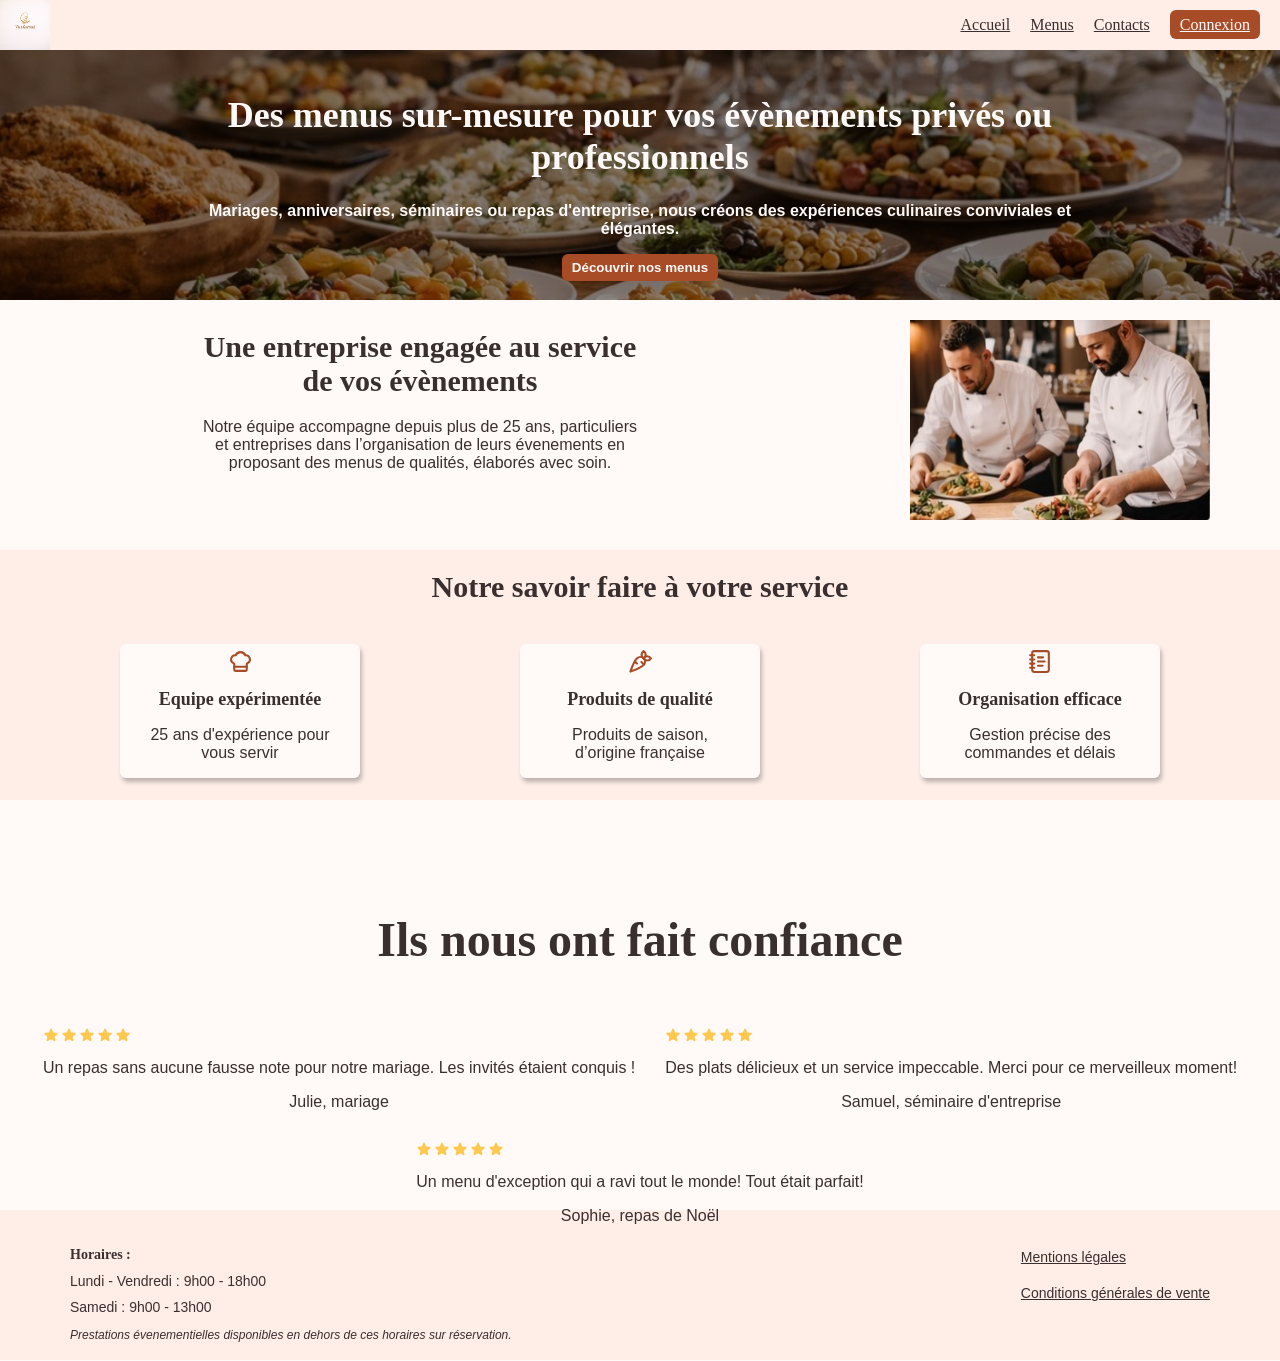
<file: Index.html>
<!DOCTYPE html>
<html>
    <head>
        <meta charset="UTF-8">
        <title> Page d'accueil </title>
        <link rel="stylesheet" href="assets/style.css">
    </head>

    

    <body>
        <header class="navbar">
            <img src="Sources/Logo.jpeg" width="50"height="50" alt="Logo">
    
             <navbar> <a href="Index.html"> Accueil </a>
             <a href="Pages/Menus.html"> Menus </a>
             <a href="Contact.php"> Contacts </a>
             <div class="login"> <a href="Pages/login.html"> Connexion </a> </div>
            </navbar>

        </header>

         <main>

             
            <div class="pub"> 
                <div class="pub-content">
                <h1> Des menus sur-mesure pour vos évènements privés ou professionnels </h1>
                <p> Mariages, anniversaires, séminaires ou repas d'entreprise, nous créons des expériences culinaires conviviales et élégantes.</p>
                <button> Découvrir nos menus </button> 
                </div>
            </div>


             

            <div class="description">
                <div class="description-content"> 
                    <h1> Une entreprise engagée au service de vos évènements</h1>
                </p> Notre équipe accompagne depuis plus de 25 ans, particuliers et entreprises dans l’organisation de leurs évenements en proposant des menus de qualités, élaborés avec soin. </p>
                </div> 
                
                <img src="Sources/Image description.jpeg" alt="image chefs cuisinier">
            </div>

             

            <div class="qualite">

                <h1> Notre savoir faire à votre service </h1>
                
                <div class="cards">
                    
                   <div class="card1">
                       <div class="icone">
                           <svg xmlns="http://www.w3.org/2000/svg" width="24" height="24" viewBox="0 0 24 24" fill="none" stroke="#A84C27" stroke-width="2" stroke-linecap="round" stroke-linejoin="round" class="lucide lucide-chef-hat-icon lucide-chef-hat">
                               <path d="M17 21a1 1 0 0 0 1-1v-5.35c0-.457.316-.844.727-1.041a4 4 0 0 0-2.134-7.589 5 5 0 0 0-9.186 0 4 4 0 0 0-2.134 7.588c.411.198.727.585.727 1.041V20a1 1 0 0 0 1 1Z"/><path d="M6 17h12"/>
                           </svg>
                       </div>

                    <h2> Equipe expérimentée </h2>
                    <p> 25 ans d'expérience pour vous servir</p>
                   </div>

                   <div class="card2">
                       <div class="icone">
                           <svg xmlns="http://www.w3.org/2000/svg" width="24" height="24" viewBox="0 0 24 24" fill="none" stroke="#A84C27" stroke-width="2" stroke-linecap="round" stroke-linejoin="round" class="lucide lucide-carrot-icon lucide-carrot">
                               <path d="M2.27 21.7s9.87-3.5 12.73-6.36a4.5 4.5 0 0 0-6.36-6.37C5.77 11.84 2.27 21.7 2.27 21.7zM8.64 14l-2.05-2.04M15.34 15l-2.46-2.46"/><path d="M22 9s-1.33-2-3.5-2C16.86 7 15 9 15 9s1.33 2 3.5 2S22 9 22 9z"/><path d="M15 2s-2 1.33-2 3.5S15 9 15 9s2-1.84 2-3.5C17 3.33 15 2 15 2z"/>
                           </svg>
                       </div>
                               
                    <h2> Produits de qualité </h2>
                    <p> Produits de saison, d’origine française </p>
                   </div>

                   <div class="card3">
                       <div class="icone">
                           <svg xmlns="http://www.w3.org/2000/svg" width="24" height="24" viewBox="0 0 24 24" fill="none" stroke="#A84C27" stroke-width="2" stroke-linecap="round" stroke-linejoin="round" class="lucide lucide-notebook-text-icon lucide-notebook-text"><path d="M2 6h4"/><path d="M2 10h4"/><path d="M2 14h4"/><path d="M2 18h4"/><rect width="16" height="20" x="4" y="2" rx="2"/><path d="M9.5 8h5"/><path d="M9.5 12H16"/><path d="M9.5 16H14"/>
                           </svg>
                       </div>
                    <h2> Organisation efficace </h2>
                    <p>Gestion précise des commandes et délais </p>
                   </div>
                    
                </div>
            
            </div>


             

            <div class="avis">

                <h1> Ils nous ont fait confiance </h1>
                
                <div class="avis-content">
                    
                <div class="avis1">
                    <div class="stars">
                    <svg xmlns="http://www.w3.org/2000/svg" viewBox="0 0 24 24" fill="currentColor" class="size-6">
                      <path fill-rule="evenodd" d="M10.788 3.21c.448-1.077 1.976-1.077 2.424 0l2.082 5.006 5.404.434c1.164.093 1.636 1.545.749 2.305l-4.117 3.527 1.257 5.273c.271 1.136-.964 2.033-1.96 1.425L12 18.354 7.373 21.18c-.996.608-2.231-.29-1.96-1.425l1.257-5.273-4.117-3.527c-.887-.76-.415-2.212.749-2.305l5.404-.434 2.082-5.005Z" clip-rule="evenodd" />
                    </svg>
                     <svg xmlns="http://www.w3.org/2000/svg" viewBox="0 0 24 24" fill="currentColor" class="size-6">
                          <path fill-rule="evenodd" d="M10.788 3.21c.448-1.077 1.976-1.077 2.424 0l2.082 5.006 5.404.434c1.164.093 1.636 1.545.749 2.305l-4.117 3.527 1.257 5.273c.271 1.136-.964 2.033-1.96 1.425L12 18.354 7.373 21.18c-.996.608-2.231-.29-1.96-1.425l1.257-5.273-4.117-3.527c-.887-.76-.415-2.212.749-2.305l5.404-.434 2.082-5.005Z" clip-rule="evenodd" />
                    </svg>
                    <svg xmlns="http://www.w3.org/2000/svg" viewBox="0 0 24 24" fill="currentColor" class="size-6">
                          <path fill-rule="evenodd" d="M10.788 3.21c.448-1.077 1.976-1.077 2.424 0l2.082 5.006 5.404.434c1.164.093 1.636 1.545.749 2.305l-4.117 3.527 1.257 5.273c.271 1.136-.964 2.033-1.96 1.425L12 18.354 7.373 21.18c-.996.608-2.231-.29-1.96-1.425l1.257-5.273-4.117-3.527c-.887-.76-.415-2.212.749-2.305l5.404-.434 2.082-5.005Z" clip-rule="evenodd" />
                    </svg>
                    <svg xmlns="http://www.w3.org/2000/svg" viewBox="0 0 24 24" fill="currentColor" class="size-6">
                          <path fill-rule="evenodd" d="M10.788 3.21c.448-1.077 1.976-1.077 2.424 0l2.082 5.006 5.404.434c1.164.093 1.636 1.545.749 2.305l-4.117 3.527 1.257 5.273c.271 1.136-.964 2.033-1.96 1.425L12 18.354 7.373 21.18c-.996.608-2.231-.29-1.96-1.425l1.257-5.273-4.117-3.527c-.887-.76-.415-2.212.749-2.305l5.404-.434 2.082-5.005Z" clip-rule="evenodd" />
                    </svg>
                    <svg xmlns="http://www.w3.org/2000/svg" viewBox="0 0 24 24" fill="currentColor" class="size-6">
                          <path fill-rule="evenodd" d="M10.788 3.21c.448-1.077 1.976-1.077 2.424 0l2.082 5.006 5.404.434c1.164.093 1.636 1.545.749 2.305l-4.117 3.527 1.257 5.273c.271 1.136-.964 2.033-1.96 1.425L12 18.354 7.373 21.18c-.996.608-2.231-.29-1.96-1.425l1.257-5.273-4.117-3.527c-.887-.76-.415-2.212.749-2.305l5.404-.434 2.082-5.005Z" clip-rule="evenodd" />
                    </svg>
                    </div>
                    <p> Un repas sans aucune fausse note pour notre mariage. Les invités étaient conquis !</p>
                    <span> Julie, mariage</span>
                </div>

                <div class="avis2">
                    <div class="stars">
                        <svg xmlns="http://www.w3.org/2000/svg" viewBox="0 0 24 24" fill="currentColor" class="size-6">
                          <path fill-rule="evenodd" d="M10.788 3.21c.448-1.077 1.976-1.077 2.424 0l2.082 5.006 5.404.434c1.164.093 1.636 1.545.749 2.305l-4.117 3.527 1.257 5.273c.271 1.136-.964 2.033-1.96 1.425L12 18.354 7.373 21.18c-.996.608-2.231-.29-1.96-1.425l1.257-5.273-4.117-3.527c-.887-.76-.415-2.212.749-2.305l5.404-.434 2.082-5.005Z" clip-rule="evenodd" />
                        </svg>
                         <svg xmlns="http://www.w3.org/2000/svg" viewBox="0 0 24 24" fill="currentColor" class="size-6">
                              <path fill-rule="evenodd" d="M10.788 3.21c.448-1.077 1.976-1.077 2.424 0l2.082 5.006 5.404.434c1.164.093 1.636 1.545.749 2.305l-4.117 3.527 1.257 5.273c.271 1.136-.964 2.033-1.96 1.425L12 18.354 7.373 21.18c-.996.608-2.231-.29-1.96-1.425l1.257-5.273-4.117-3.527c-.887-.76-.415-2.212.749-2.305l5.404-.434 2.082-5.005Z" clip-rule="evenodd" />
                        </svg>
                        <svg xmlns="http://www.w3.org/2000/svg" viewBox="0 0 24 24" fill="currentColor" class="size-6">
                              <path fill-rule="evenodd" d="M10.788 3.21c.448-1.077 1.976-1.077 2.424 0l2.082 5.006 5.404.434c1.164.093 1.636 1.545.749 2.305l-4.117 3.527 1.257 5.273c.271 1.136-.964 2.033-1.96 1.425L12 18.354 7.373 21.18c-.996.608-2.231-.29-1.96-1.425l1.257-5.273-4.117-3.527c-.887-.76-.415-2.212.749-2.305l5.404-.434 2.082-5.005Z" clip-rule="evenodd" />
                        </svg>
                        <svg xmlns="http://www.w3.org/2000/svg" viewBox="0 0 24 24" fill="currentColor" class="size-6">
                              <path fill-rule="evenodd" d="M10.788 3.21c.448-1.077 1.976-1.077 2.424 0l2.082 5.006 5.404.434c1.164.093 1.636 1.545.749 2.305l-4.117 3.527 1.257 5.273c.271 1.136-.964 2.033-1.96 1.425L12 18.354 7.373 21.18c-.996.608-2.231-.29-1.96-1.425l1.257-5.273-4.117-3.527c-.887-.76-.415-2.212.749-2.305l5.404-.434 2.082-5.005Z" clip-rule="evenodd" />
                        </svg>
                        <svg xmlns="http://www.w3.org/2000/svg" viewBox="0 0 24 24" fill="currentColor" class="size-6">
                              <path fill-rule="evenodd" d="M10.788 3.21c.448-1.077 1.976-1.077 2.424 0l2.082 5.006 5.404.434c1.164.093 1.636 1.545.749 2.305l-4.117 3.527 1.257 5.273c.271 1.136-.964 2.033-1.96 1.425L12 18.354 7.373 21.18c-.996.608-2.231-.29-1.96-1.425l1.257-5.273-4.117-3.527c-.887-.76-.415-2.212.749-2.305l5.404-.434 2.082-5.005Z" clip-rule="evenodd" />
                        </svg>
                        </div>
                    <p> Des plats délicieux et un service impeccable. Merci pour ce merveilleux moment!</p>
                    <span> Samuel, séminaire d'entreprise </span>
                </div>

                <div class="avis3">
                    <div class="stars">
                        <svg xmlns="http://www.w3.org/2000/svg" viewBox="0 0 24 24" fill="currentColor" class="size-6">
                          <path fill-rule="evenodd" d="M10.788 3.21c.448-1.077 1.976-1.077 2.424 0l2.082 5.006 5.404.434c1.164.093 1.636 1.545.749 2.305l-4.117 3.527 1.257 5.273c.271 1.136-.964 2.033-1.96 1.425L12 18.354 7.373 21.18c-.996.608-2.231-.29-1.96-1.425l1.257-5.273-4.117-3.527c-.887-.76-.415-2.212.749-2.305l5.404-.434 2.082-5.005Z" clip-rule="evenodd" />
                        </svg>
                         <svg xmlns="http://www.w3.org/2000/svg" viewBox="0 0 24 24" fill="currentColor" class="size-6">
                              <path fill-rule="evenodd" d="M10.788 3.21c.448-1.077 1.976-1.077 2.424 0l2.082 5.006 5.404.434c1.164.093 1.636 1.545.749 2.305l-4.117 3.527 1.257 5.273c.271 1.136-.964 2.033-1.96 1.425L12 18.354 7.373 21.18c-.996.608-2.231-.29-1.96-1.425l1.257-5.273-4.117-3.527c-.887-.76-.415-2.212.749-2.305l5.404-.434 2.082-5.005Z" clip-rule="evenodd" />
                        </svg>
                        <svg xmlns="http://www.w3.org/2000/svg" viewBox="0 0 24 24" fill="currentColor" class="size-6">
                              <path fill-rule="evenodd" d="M10.788 3.21c.448-1.077 1.976-1.077 2.424 0l2.082 5.006 5.404.434c1.164.093 1.636 1.545.749 2.305l-4.117 3.527 1.257 5.273c.271 1.136-.964 2.033-1.96 1.425L12 18.354 7.373 21.18c-.996.608-2.231-.29-1.96-1.425l1.257-5.273-4.117-3.527c-.887-.76-.415-2.212.749-2.305l5.404-.434 2.082-5.005Z" clip-rule="evenodd" />
                        </svg>
                        <svg xmlns="http://www.w3.org/2000/svg" viewBox="0 0 24 24" fill="currentColor" class="size-6">
                              <path fill-rule="evenodd" d="M10.788 3.21c.448-1.077 1.976-1.077 2.424 0l2.082 5.006 5.404.434c1.164.093 1.636 1.545.749 2.305l-4.117 3.527 1.257 5.273c.271 1.136-.964 2.033-1.96 1.425L12 18.354 7.373 21.18c-.996.608-2.231-.29-1.96-1.425l1.257-5.273-4.117-3.527c-.887-.76-.415-2.212.749-2.305l5.404-.434 2.082-5.005Z" clip-rule="evenodd" />
                        </svg>
                        <svg xmlns="http://www.w3.org/2000/svg" viewBox="0 0 24 24" fill="currentColor" class="size-6">
                              <path fill-rule="evenodd" d="M10.788 3.21c.448-1.077 1.976-1.077 2.424 0l2.082 5.006 5.404.434c1.164.093 1.636 1.545.749 2.305l-4.117 3.527 1.257 5.273c.271 1.136-.964 2.033-1.96 1.425L12 18.354 7.373 21.18c-.996.608-2.231-.29-1.96-1.425l1.257-5.273-4.117-3.527c-.887-.76-.415-2.212.749-2.305l5.404-.434 2.082-5.005Z" clip-rule="evenodd" />
                        </svg>
                        </div>
                    <p> Un menu d'exception qui a ravi tout le monde! Tout était parfait!</p>
                    <span> Sophie, repas de Noël</span>
                </div>
                </div>

            </div>


        </main>    
        
        <footer> 

                <div class="horaires">
                    <h2> Horaires :</h2>
                    <div class="horaires-content"> 
                        <p> Lundi - Vendredi : 9h00 - 18h00</p>
                        <p> Samedi : 9h00 - 13h00 </p>
                        <span> Prestations évenementielles disponibles en dehors de ces horaires sur réservation.</span>
                    </div>
                </div>

                <div class="mentions">
                <a href="mentions_legales.php"> Mentions légales</a>
                <a href="Conditions_de_ventes.php"> Conditions générales de vente </a>
                </div>
                
        
            </footer>

        
    </body>
</html>
</file>
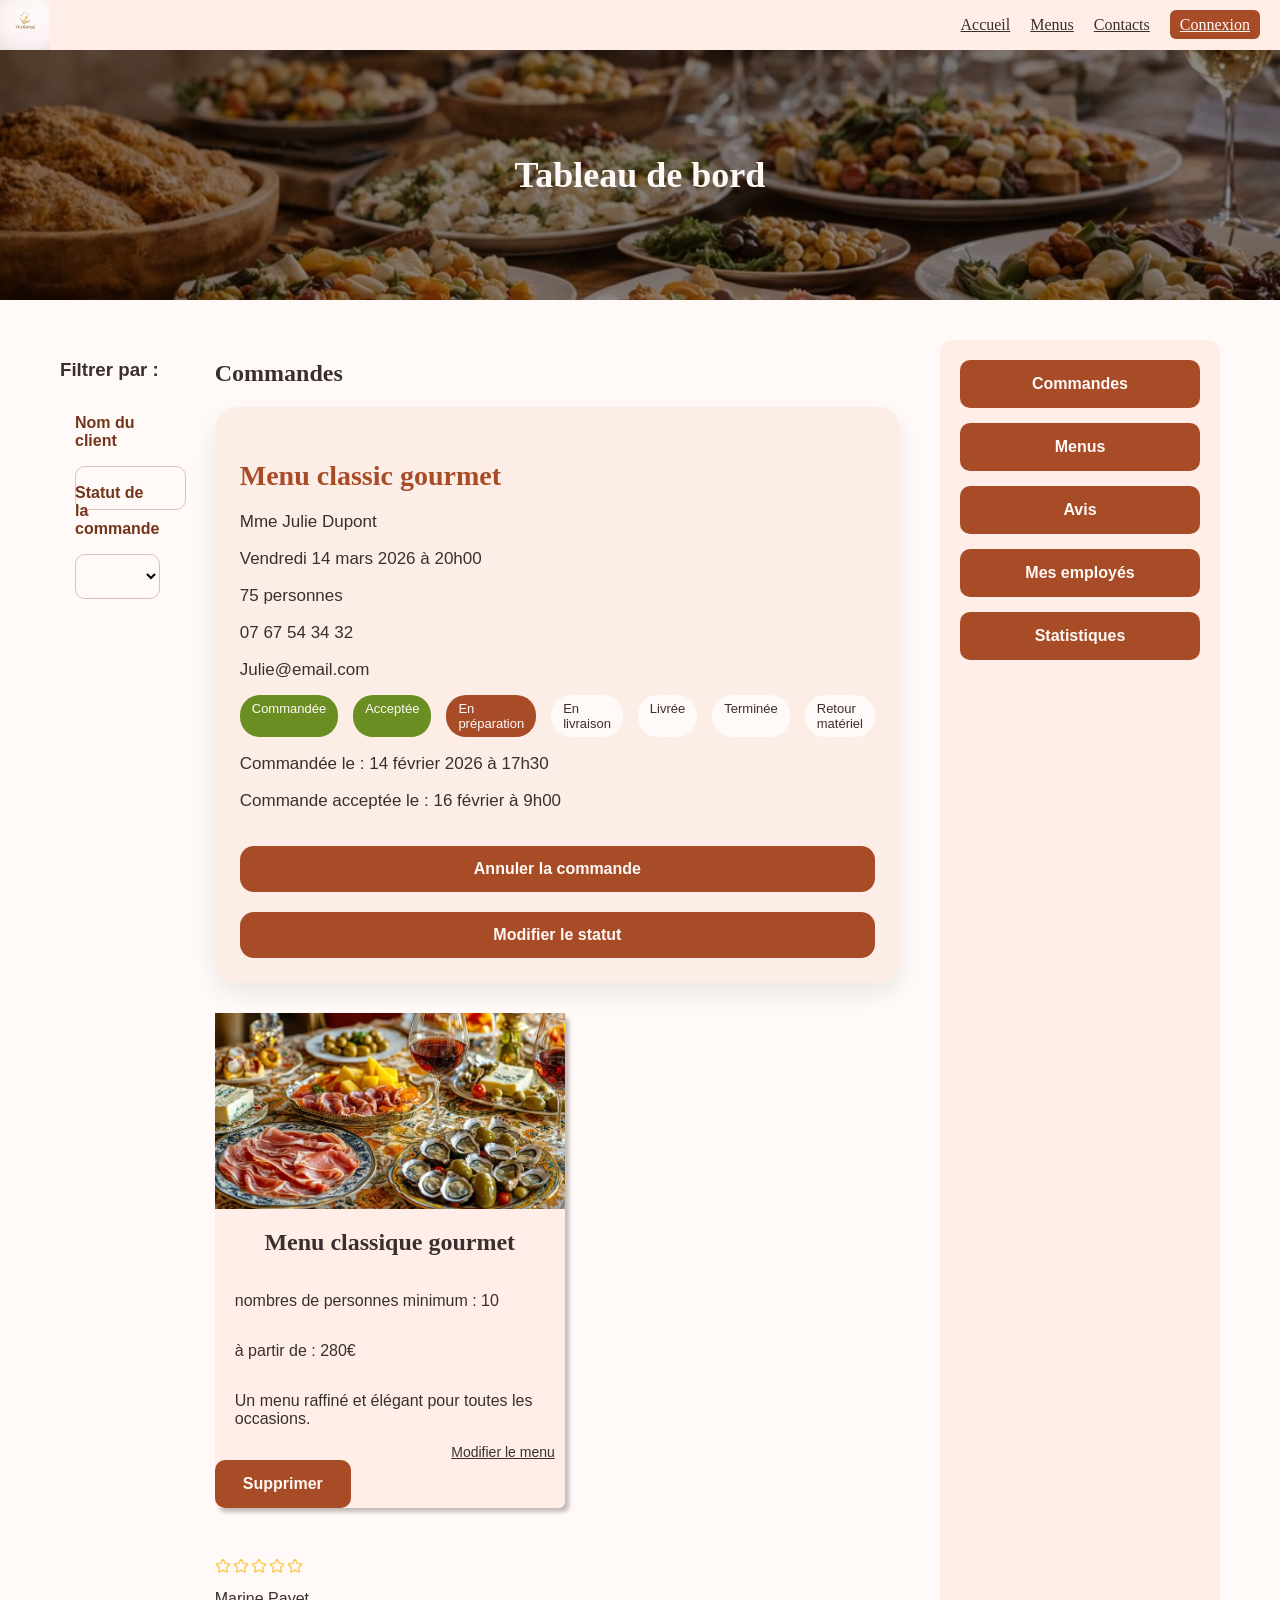
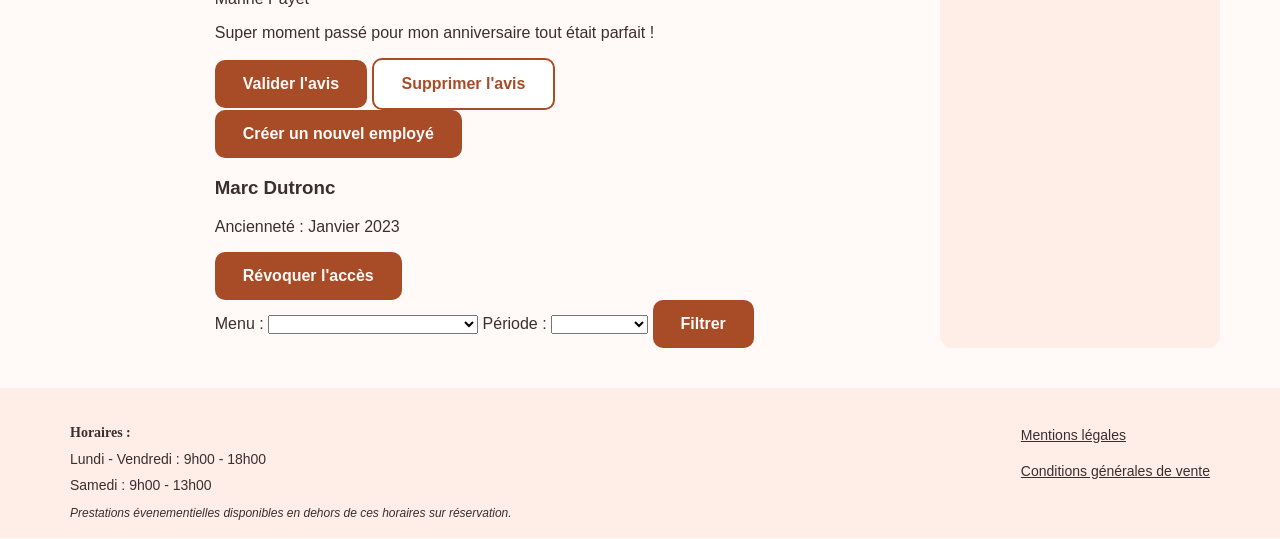
<file: Pages/Admin.html>
<!DOCTYPE html> 

<html> 

  <head>
    <meta charset="UTF-8">
    <title> Espace administrateur </title>
    <link rel="stylesheet" href="../assets/style.css">
  </head>

<body>
    
    <header class="navbar">
        <img src="../Sources/Logo.jpeg" width="50"height="50" alt="Logo">

         <navbar> <a href="../Index.html"> Accueil </a>
         <a href="Menus.html"> Menus </a>
         <a href="Contact.php"> Contacts </a>
         <div class="login"> <a href="login.html"> Connexion </a> </div>
        </navbar>

    </header>

    <div class="pub"> 
                <div class="pub-content">
                <h1> Tableau de bord </h1>
                </div>
    </div>

<main class="dashboard"> 

    <aside class="employee_filters">
        <h3> Filtrer par : </h3>
        <form action="" method="GET">
          <div class="filter">
            <label for="Name"> Nom du client </label>
            <input name="Name" id="Name" type="text">
          </div>
          <div class="filter">
            <label for="statut"> Statut de la commande </label>
            <select name="statut" id="statut">
                <option> </option>
                <option> Commandée </option>
                <option> Acceptée </option>
                <option> En cours de livraison </option>
                <option> Livrée </option>
                <option> Terminée </option>
                <option> En attente de restitution du matériel </option>
            </select>
          </div>
    </aside>


      <section class="content">

      <div class="title"> 
        <h2> Commandes </h2> 
        <h2 class="hidden"> Menus </h2>
        <h2 class="hidden"> Avis </h2>
        <h2 class="hidden"> Mes employés </h2>
        <h2 class="hidden"> Statistiques </h2>
      </div>

       <div class="orders">
       <article class="order-card">
        <h3> Menu classic gourmet </h3>
        <p> Mme Julie Dupont </p>
        <p> Vendredi 14 mars 2026 à 20h00 </p>
        <p> 75 personnes </p>
        <p> 07 67 54 34 32</p>
        <p> Julie@email.com </p>

      <div class="timeline">
        <span class="done"> Commandée </span>
        <span class="done"> Acceptée </span>
        <span class="current"> En préparation </span>
        <span> En livraison </span>
        <span> Livrée </span>
        <span> Terminée </span>
        <span> Retour matériel </span>
      </div>

      <div class="history">
        <p> Commandée le : 14 février 2026 à 17h30</p>
        <p> Commande acceptée le : 16 février à 9h00 </p>
      </div>

      <div class="action">
        <button class="btn-secondary"> Annuler la commande </button>
        <button class="btn-primary"> Modifier le statut </button>
      </div>
      </article>
       </div>



      <article class="menu"> 
            <img src="../Sources/Images page menu/menu gourmet.jpeg" alt="Menu 2">
            <div class="card-content">
              <h2> Menu classique gourmet </h2>
              <p> nombres de personnes minimum : 10 </p>
              <p> à partir de : 280€ </p>
              <p> Un menu raffiné et élégant pour toutes les occasions. </p>
              <a href="Detail_menus.html"> Modifier le menu </a>
              </div>
            </div>

        <div class="action">
        <button class="btn-primary"> Supprimer </button>
        </div>
      </article>


    

        <div class="review_employee "> 
          <div class="stars"> 
          <svg xmlns="http://www.w3.org/2000/svg" width="24" height="24" viewBox="0 0 24 24" fill="none" stroke="currentColor" stroke-width="2" stroke-linecap="round" stroke-linejoin="round" class="lucide lucide-star-icon lucide-star"><path d="M11.525 2.295a.53.53 0 0 1 .95 0l2.31 4.679a2.123 2.123 0 0 0 1.595 1.16l5.166.756a.53.53 0 0 1 .294.904l-3.736 3.638a2.123 2.123 0 0 0-.611 1.878l.882 5.14a.53.53 0 0 1-.771.56l-4.618-2.428a2.122 2.122 0 0 0-1.973 0L6.396 21.01a.53.53 0 0 1-.77-.56l.881-5.139a2.122 2.122 0 0 0-.611-1.879L2.16 9.795a.53.53 0 0 1 .294-.906l5.165-.755a2.122 2.122 0 0 0 1.597-1.16z"/></svg>
          <svg xmlns="http://www.w3.org/2000/svg" width="24" height="24" viewBox="0 0 24 24" fill="none" stroke="currentColor" stroke-width="2" stroke-linecap="round" stroke-linejoin="round" class="lucide lucide-star-icon lucide-star"><path d="M11.525 2.295a.53.53 0 0 1 .95 0l2.31 4.679a2.123 2.123 0 0 0 1.595 1.16l5.166.756a.53.53 0 0 1 .294.904l-3.736 3.638a2.123 2.123 0 0 0-.611 1.878l.882 5.14a.53.53 0 0 1-.771.56l-4.618-2.428a2.122 2.122 0 0 0-1.973 0L6.396 21.01a.53.53 0 0 1-.77-.56l.881-5.139a2.122 2.122 0 0 0-.611-1.879L2.16 9.795a.53.53 0 0 1 .294-.906l5.165-.755a2.122 2.122 0 0 0 1.597-1.16z"/></svg>
          <svg xmlns="http://www.w3.org/2000/svg" width="24" height="24" viewBox="0 0 24 24" fill="none" stroke="currentColor" stroke-width="2" stroke-linecap="round" stroke-linejoin="round" class="lucide lucide-star-icon lucide-star"><path d="M11.525 2.295a.53.53 0 0 1 .95 0l2.31 4.679a2.123 2.123 0 0 0 1.595 1.16l5.166.756a.53.53 0 0 1 .294.904l-3.736 3.638a2.123 2.123 0 0 0-.611 1.878l.882 5.14a.53.53 0 0 1-.771.56l-4.618-2.428a2.122 2.122 0 0 0-1.973 0L6.396 21.01a.53.53 0 0 1-.77-.56l.881-5.139a2.122 2.122 0 0 0-.611-1.879L2.16 9.795a.53.53 0 0 1 .294-.906l5.165-.755a2.122 2.122 0 0 0 1.597-1.16z"/></svg>
          <svg xmlns="http://www.w3.org/2000/svg" width="24" height="24" viewBox="0 0 24 24" fill="none" stroke="currentColor" stroke-width="2" stroke-linecap="round" stroke-linejoin="round" class="lucide lucide-star-icon lucide-star"><path d="M11.525 2.295a.53.53 0 0 1 .95 0l2.31 4.679a2.123 2.123 0 0 0 1.595 1.16l5.166.756a.53.53 0 0 1 .294.904l-3.736 3.638a2.123 2.123 0 0 0-.611 1.878l.882 5.14a.53.53 0 0 1-.771.56l-4.618-2.428a2.122 2.122 0 0 0-1.973 0L6.396 21.01a.53.53 0 0 1-.77-.56l.881-5.139a2.122 2.122 0 0 0-.611-1.879L2.16 9.795a.53.53 0 0 1 .294-.906l5.165-.755a2.122 2.122 0 0 0 1.597-1.16z"/></svg>
          <svg xmlns="http://www.w3.org/2000/svg" width="24" height="24" viewBox="0 0 24 24" fill="none" stroke="currentColor" stroke-width="2" stroke-linecap="round" stroke-linejoin="round" class="lucide lucide-star-icon lucide-star"><path d="M11.525 2.295a.53.53 0 0 1 .95 0l2.31 4.679a2.123 2.123 0 0 0 1.595 1.16l5.166.756a.53.53 0 0 1 .294.904l-3.736 3.638a2.123 2.123 0 0 0-.611 1.878l.882 5.14a.53.53 0 0 1-.771.56l-4.618-2.428a2.122 2.122 0 0 0-1.973 0L6.396 21.01a.53.53 0 0 1-.77-.56l.881-5.139a2.122 2.122 0 0 0-.611-1.879L2.16 9.795a.53.53 0 0 1 .294-.906l5.165-.755a2.122 2.122 0 0 0 1.597-1.16z"/></svg>
          </div>
          <p> Marine Payet </p>
          <p> Super moment passé pour mon anniversaire tout était parfait ! </p>
          <div class="action">
          <button class="btn-primary"> Valider l'avis </button>
          <button class="btn-secondary"> Supprimer l'avis </button>
          </div>
        </div>



          <div class="my_employee">
            <div class="new_employee"> 
            <button class="btn-primary"> Créer un nouvel employé </button>
            </div>
            <div class="current_employee"> 
            <h3> Marc Dutronc </h3>
            <p> Ancienneté : Janvier 2023 </p>
            <div class="action">
                <button class="btn-primary"> Révoquer l'accès </button>
            </div>
            </div>
          </div>



          <div class="stat">
            <div class="stat_filters">
                <form  action="" method="get">
                  <label for="menu"> Menu : </label>
                  <select name="menu" id="menu">
                    <option> </option>
                    <option> Menu classic gourmet </option>
                    <option> Menu Vegan chic </option>
                    <option> Mennu de Noël </option>
                    <option> Buffet hivernal </option>
                    <option> Menu cocktail dinatoire prestige </option>
                    <option> Brunch gourmand </option>
                  </select>
                  <label for="period"> Période : </label>
                  <select name="period" id="period">
                    <option> </option>
                    <option value="jour"> Par jour </option> 
                    <option vlaue="semaine"> Par semaine </option>
                    <option value="mois"> Par mois </option>
                    <options value="année"> Par année </options>
                  </select>
                </form>
                <button class="btn-primary"> Filtrer </button>
             </div>

            <div class="stat_resume">
            

            </div>

            <div class="stat_graph">

            </div>

            <div class="stat_array">

            </div>
          </div>
    
      </section>
    

    <aside class="sidebar">
      <ul> 
      <li class="active"> <button class="btn-primary"> Commandes </button> </li>
      <li><button class="btn-primary"> Menus </button> </li>
      <li><button class="btn-primary"> Avis </button></li>
      <li> <button class="btn-primary"> Mes employés </button></li>
      <li> <button class="btn-primary"> Statistiques </button></li>
      </ul>
    </aside>


      </div>
    </main>



    <footer> 

                <div class="horaires">
                    <h2> Horaires :</h2>
                    <div class="horaires-content"> 
                        <p> Lundi - Vendredi : 9h00 - 18h00</p>
                        <p> Samedi : 9h00 - 13h00 </p>
                        <span> Prestations évenementielles disponibles en dehors de ces horaires sur réservation.</span>
                    </div>
                </div>

                <div class="mentions">
                <a href="mentions_legales.php"> Mentions légales</a>
                <a href="Conditions_de_ventes.php"> Conditions générales de vente </a>
                </div>
                
        
            </footer>

    

</body>
</html>
</file>
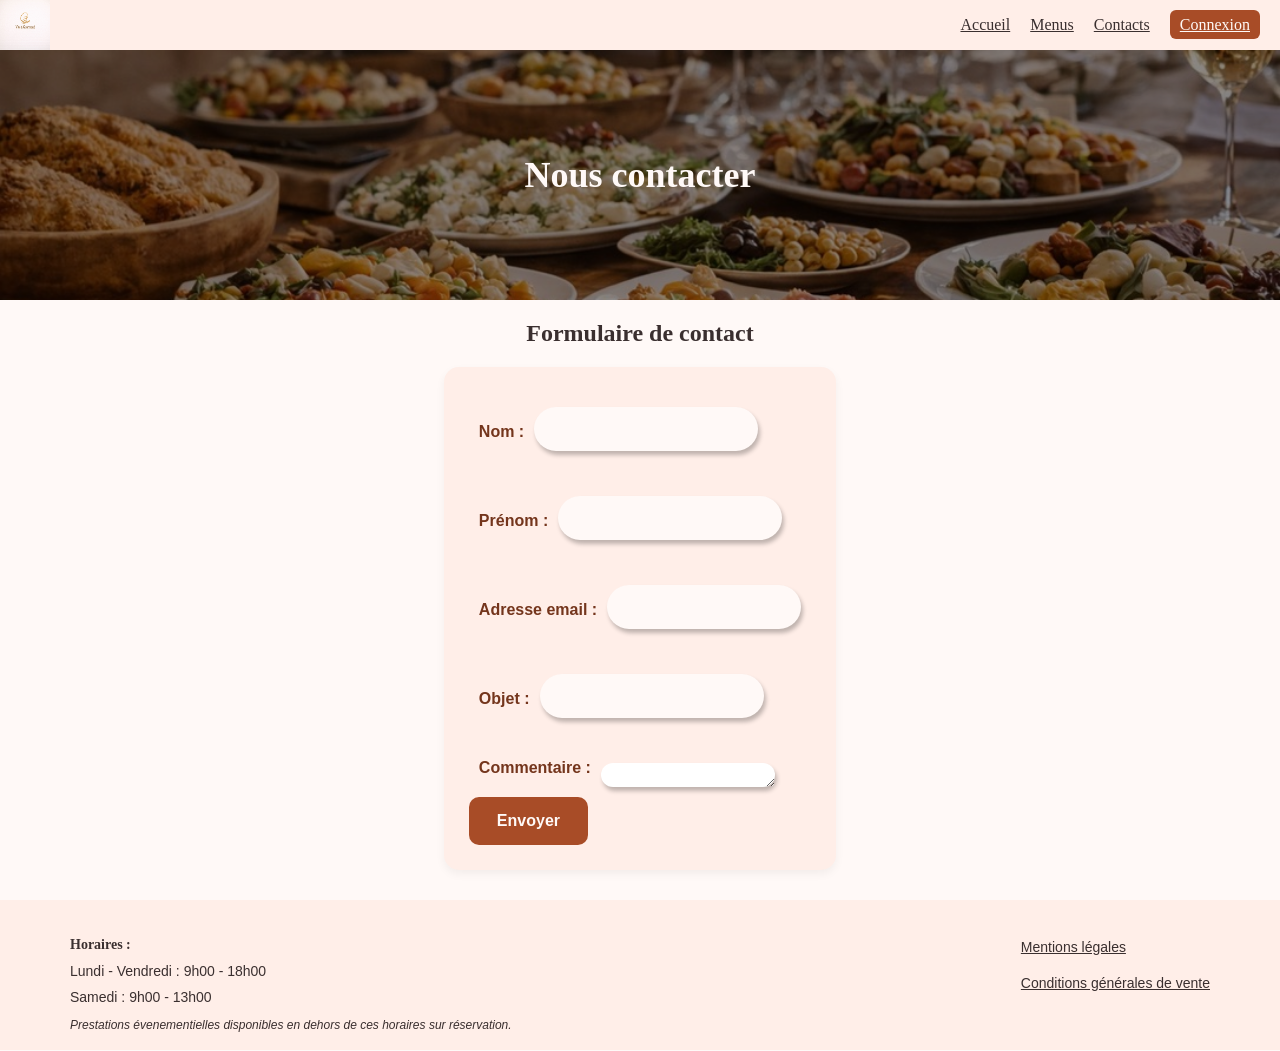
<file: Pages/contact.html>
<!DOCTYPE html> 

<html> 

  <head>
    <meta charset="UTF-8">
    <title> Contact </title>
    <link rel="stylesheet" href="../assets/style.css">
  </head>

<body>
    
    <header class="navbar">
        <img src="../Sources/Logo.jpeg" width="50"height="50" alt="Logo">

         <navbar> <a href="../Index.html"> Accueil </a>
         <a href="Menus.html"> Menus </a>
         <a href="Contact.html"> Contacts </a>
         <div class="login"> <a href="login.html"> Connexion </a> </div>
        </navbar>

    </header>

    <div class="pub"> 
                <div class="pub-content">
                <h1> Nous contacter </h1>
                </div>
    </div>

    <main class="contact_form">
        
        <h2> Formulaire de contact </h2>

        <div class="contact_content">
            <form action="" method="post">
                <div class="field">
                  <label for="name"> Nom : </label>
                  <input name="name" id="name" type="text" maxlength="25">
                </div>

                <div class="field">
                    <label for="firstname"> Prénom : </label>
                    <input name="firstname" id="firstname" type="text" maxlength="25">
                </div>

                <div class="field">
                    <label for="email"> Adresse email : </label>
                    <input name="email" id="email" type="email" maxlength="30">
                </div>

                <div class="field"> 
                    <label for="title"> Objet : </label>
                    <input name="title" id="title" type="text" maxlength="30">
                </div>

                <div class="field">
                    <label for="comment"> Commentaire : </label>
                    <textarea name="comment" id="comment"> </textarea>
                </div>

                <button class="btn-primary"> Envoyer </button>
            </form>
        </div>
    </main>

    <footer> 

                <div class="horaires">
                    <h2> Horaires :</h2>
                    <div class="horaires-content"> 
                        <p> Lundi - Vendredi : 9h00 - 18h00</p>
                        <p> Samedi : 9h00 - 13h00 </p>
                        <span> Prestations évenementielles disponibles en dehors de ces horaires sur réservation.</span>
                    </div>
                </div>

                <div class="mentions">
                <a href="mentions_legales.php"> Mentions légales</a>
                <a href="Conditions_de_ventes.php"> Conditions générales de vente </a>
                </div>
                
        
    </footer>

    

</body>
</html>
</file>
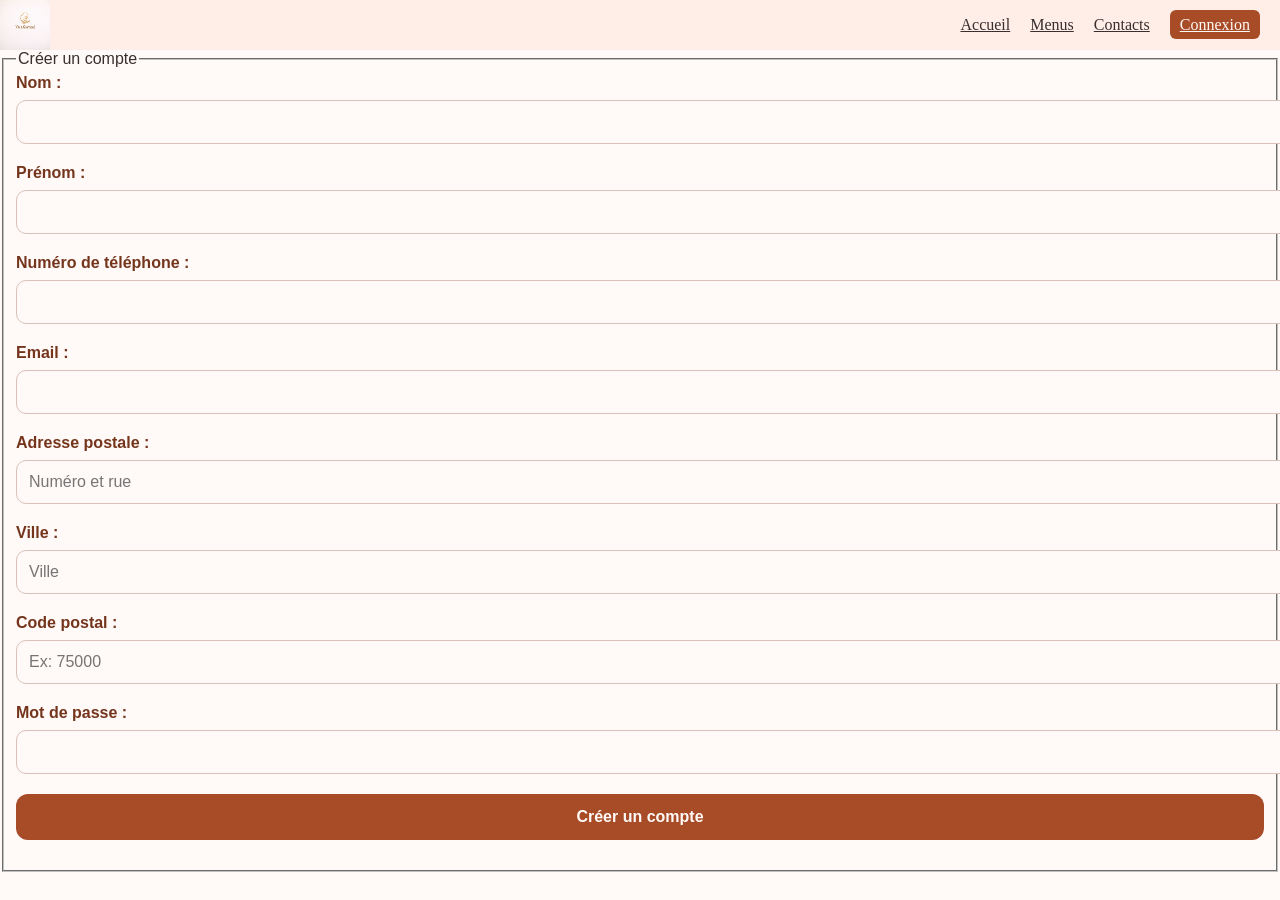
<file: Pages/Create_account.html>
<!DOCTYPE html>
<html>
    <head>
        <meta charset="UTF-8">
        <title> Page d'accueil </title>
        <link rel="stylesheet" href="../assets/style.css">
    </head>

    

    <body>
        <header class="navbar">
            <img src="../Sources/Logo.jpeg" width="50"height="50" alt="Logo">
    
             <navbar> <a href="../Index.html"> Accueil </a>
             <a href="Menus.html"> Menus </a>
             <a href="Contact.php"> Contacts </a>
             <div class="login"> <a href="login.html"> Connexion </a> </div>
            </navbar>

        </header>

        <main>

            <form acton="" method="post">
                <fieldset>
                <legend> Créer un compte </legend>

                <div>
                    <label for="name"> Nom : </label>
                    <input id="name" name="name" type="text" size="25" required>
                </div>

                <div>
                    <label for="firstname"> Prénom :</label>
                    <input id="firstname" name="firstname" type="text" size="15" required>
                </div>

                <div>
                    <label for="Num"> Numéro de téléphone :</label>
                    <input id="Num" name="Num" type="tel" maxlength="10" pattern="[0-9]+" required>
                </div>

                <div> 
                    <label for="email"> Email : </label>
                    <input id="email" name="email" type="email" maxlength="20" required>
                </div>

                <div>
                    <label for="adress"> Adresse postale : </label>
                    <input id="adress" name="adress" type="text" placeholder="Numéro et rue" required>
                </div>

                <div>
                    <label for="city"> Ville : </label>
                    <input id="city" name="city" type="text" placeholder="Ville" autocomplete="address-level2" required>
                </div>

                <div>
                    <label for="postal-code"> Code postal :</label>
                    <input id="postal-code" name="postal-code" type="text" placeholder="Ex: 75000" autocomplete="postal-code" required>
                </div>

                <div>
                    <label for="password"> Mot de passe : </label>
                    <input id="password" name="password" type="password" minlength="10" pattern="^(?=.*[a-z])(?=.*[A-Z])(?=.*\d)(?=.*[^A-Za-z\d]).{10,}$" required>
                </div>

                <input type="submit" value="Créer un compte">



                </fieldset>
            </form>
        </main>
</file>
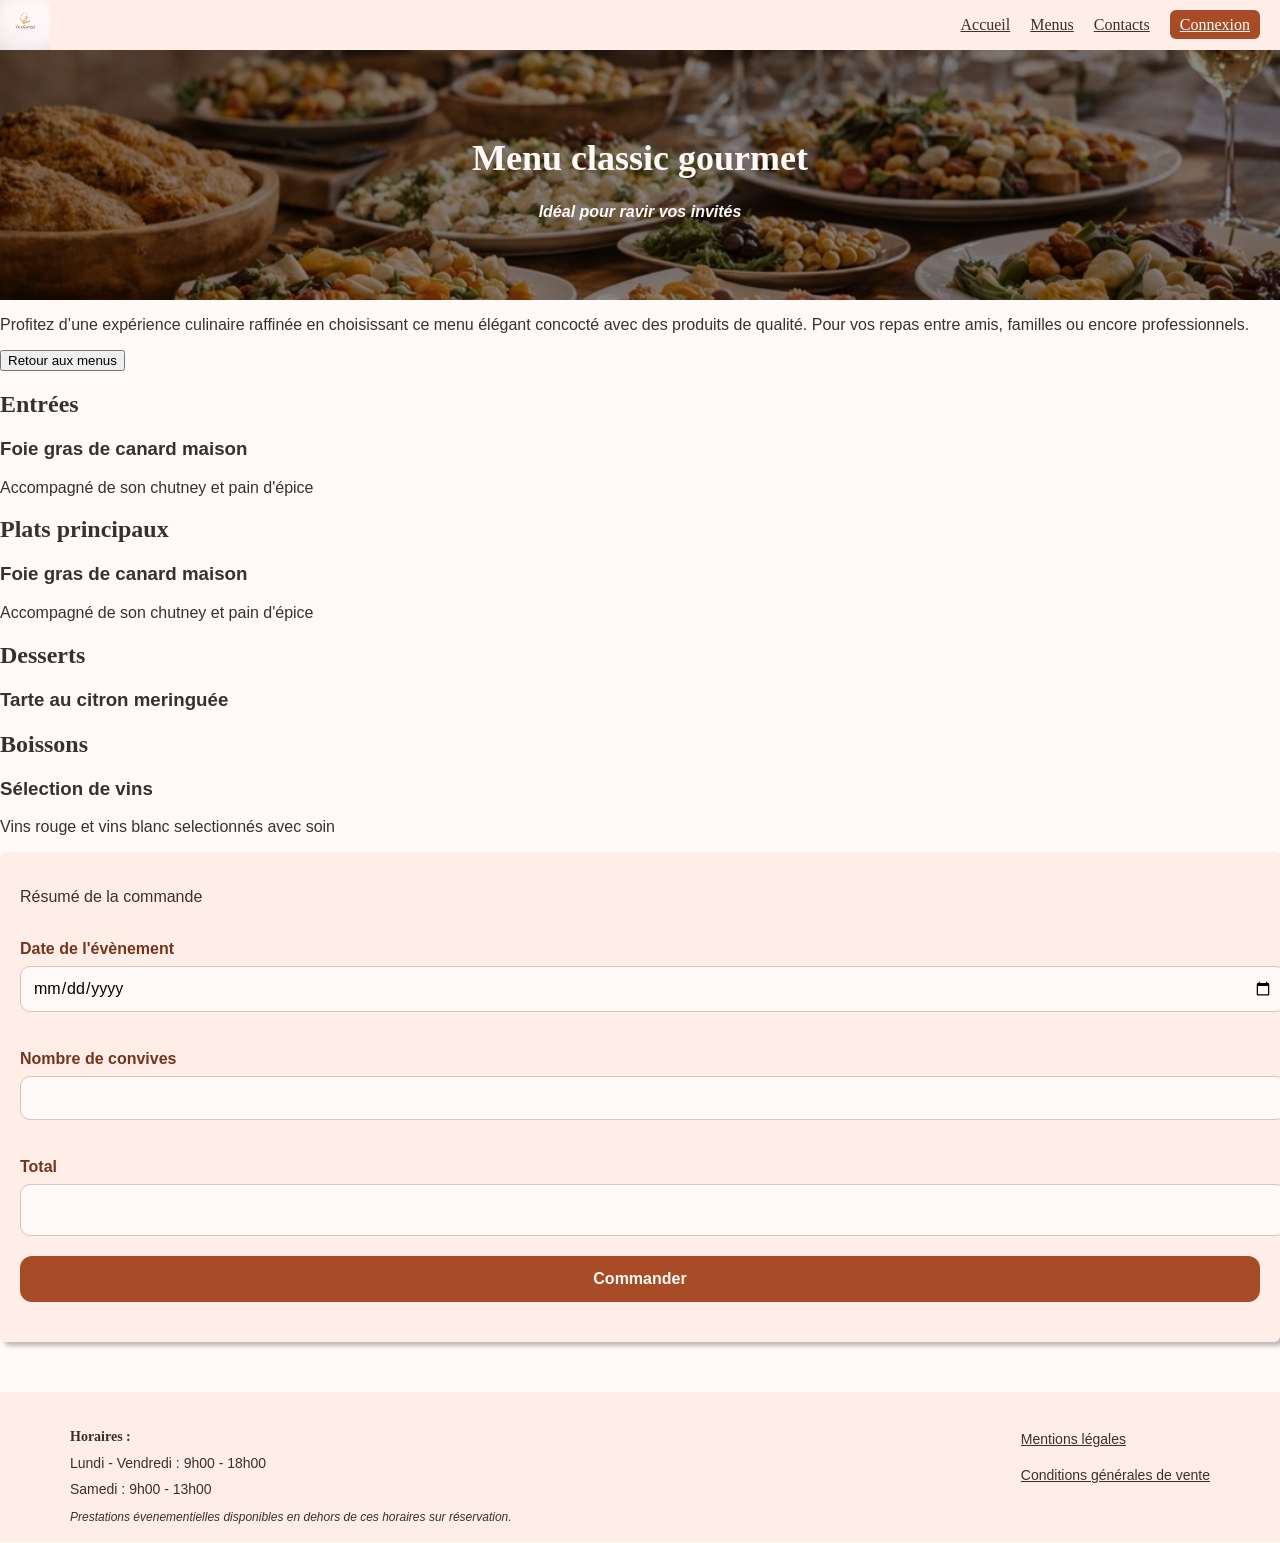
<file: Pages/Detail_menus.html>
<!DOCTYPE html> 
<html>

<head> 
    <meta charset="UTF-8">
    <title> Détail d'un menu </title>
    <link href="../assets/style.css" rel="stylesheet">
</head>

<body>
    <header class="navbar">
            <img src="../Sources/Logo.jpeg" width="50"height="50" alt="Logo">
    
             <navbar> <a href="../Index.html"> Accueil </a>
             <a href="Menus.html"> Menus </a>
             <a href="Contact.php"> Contacts </a>
             <div class="login"> <a href="login.html"> Connexion </a> </div>
            </navbar>

     </header>

    <main> 
        <div class="pub"> 
                <div class="pub-content">
                <h1> Menu classic gourmet </h1>
                <p> <em> Idéal pour ravir vos invités </em> </p>
                </div>
            </div>

        <div> 
            <p> Profitez d’une expérience culinaire raffinée en choisissant ce menu élégant concocté avec des produits de qualité. Pour vos repas entre amis, familles ou encore professionnels. </p>
            <button> Retour aux menus </button>
        </div>

        <div class="Carte_menu"> 
            <div class="detail">
                <h2> Entrées </h2>
                <h3> Foie gras de canard maison </h3>
                <p> Accompagné de son chutney et pain d'épice </p>
            </div>

            <div class="detail"> 
                <h2> Plats principaux </h2>
                <h3> Foie gras de canard maison </h3>
                <p> Accompagné de son chutney et pain d'épice </p>
            </div>

            <div class="detail">
                <h2> Desserts </h2>
                <h3> Tarte au citron meringuée </h3>
                <p> </p>
            </div>

            <div class="detail">
                <h2> Boissons </h2>
                <h3> Sélection de vins </h3>
                <p> Vins rouge et vins blanc selectionnés avec soin </p>
            </div>

        </div>

    </main>

    <aside class="filters">
        <p> Résumé de la commande </p>
        <br>
        <form action="" method="get"> 
            <div>
                <label for="Date"> Date de l'évènement </label>
                <input id="Date" name="Date" type="date">
            </div>
            <br>

            <div>
                <Label for="number"> Nombre de convives</Label>
                <input id="number" name="number" type="number" size="3">
            </div>
            <br>

            <div>
                <label for="total"> Total </label>
                <input id="total" name="total" type="number">
            </div>

            <input type="submit" value="Commander">
        </form>


    </aside>

    <footer> 

                <div class="horaires">
                    <h2> Horaires :</h2>
                    <div class="horaires-content"> 
                        <p> Lundi - Vendredi : 9h00 - 18h00</p>
                        <p> Samedi : 9h00 - 13h00 </p>
                        <span> Prestations évenementielles disponibles en dehors de ces horaires sur réservation.</span>
                    </div>
                </div>

                <div class="mentions">
                <a href="mentions_legales.php"> Mentions légales</a>
                <a href="Conditions_de_ventes.php"> Conditions générales de vente </a>
                </div>
                
            </footer>



</body>



</html>
</file>
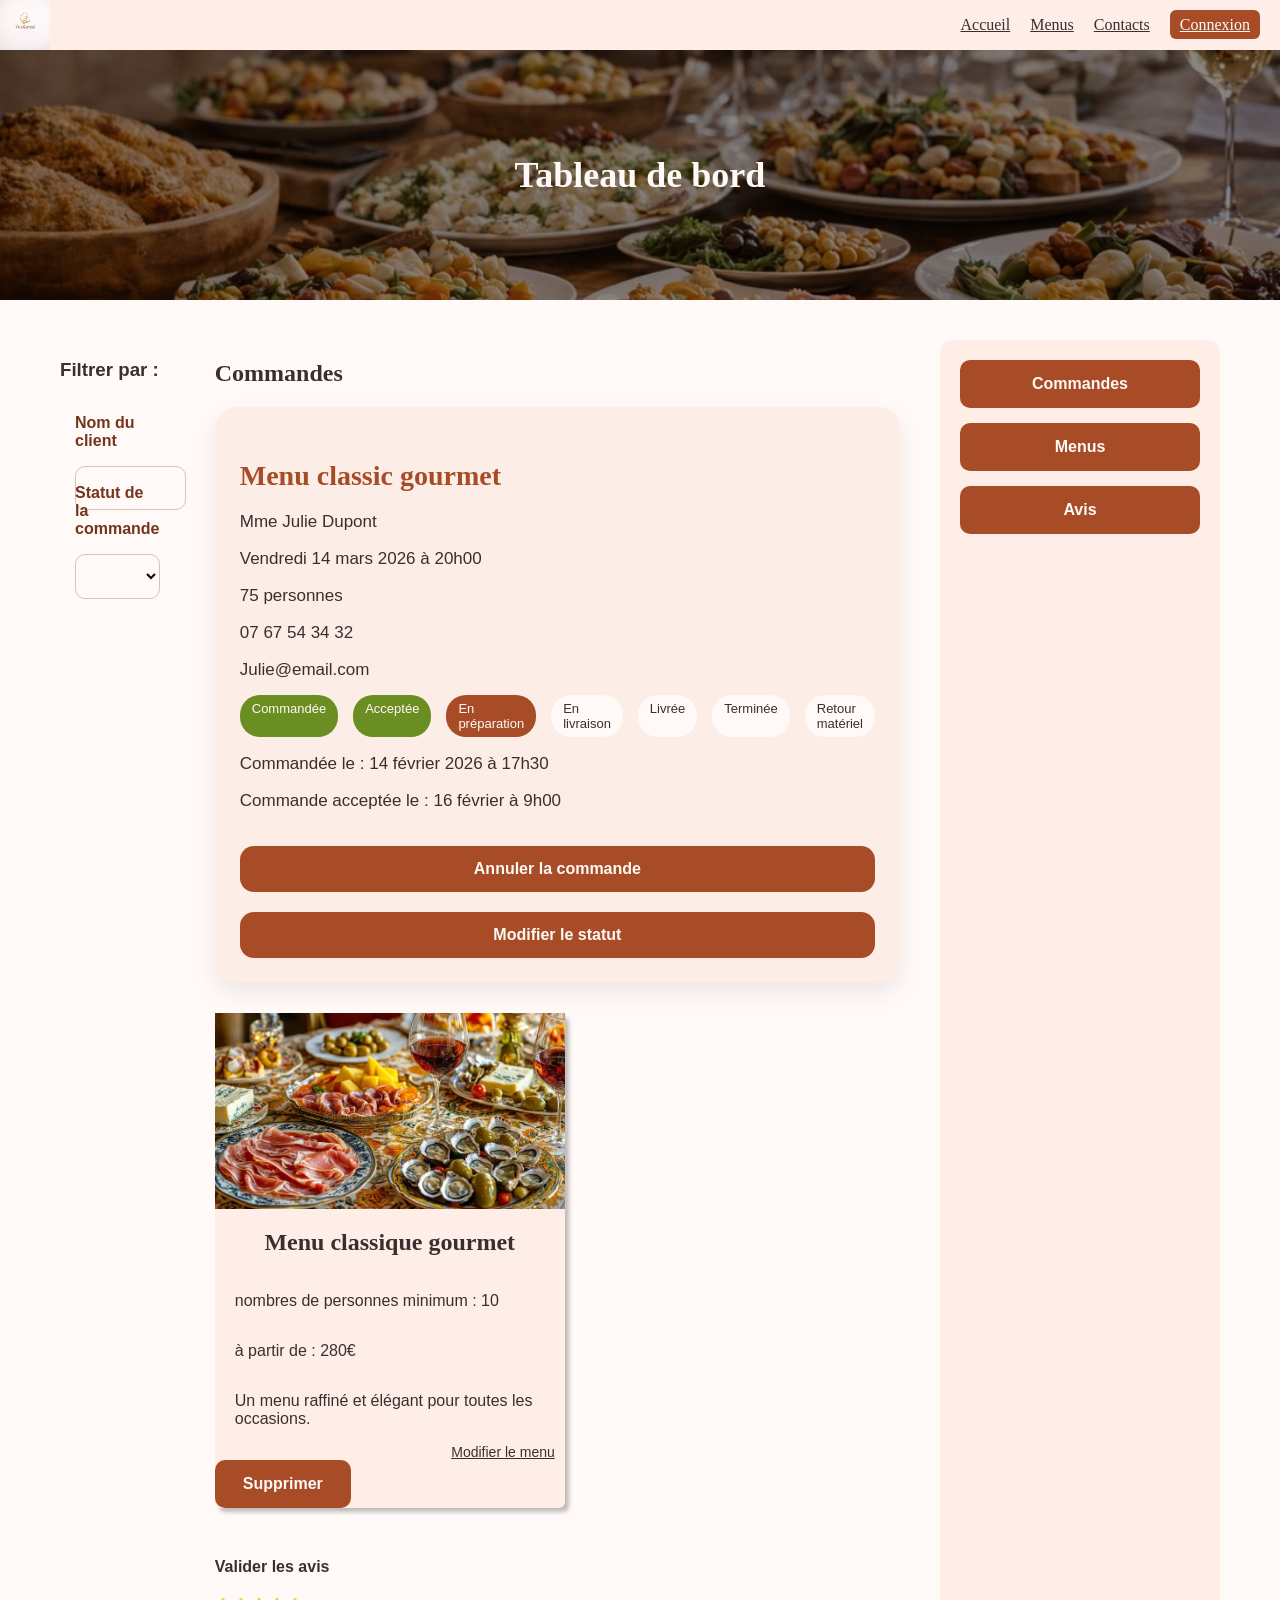
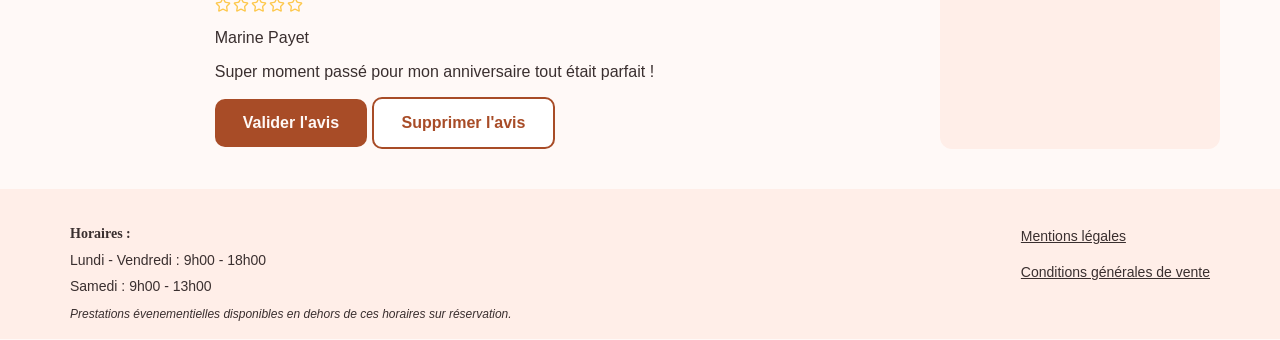
<file: Pages/employee.html>
<!DOCTYPE html> 

<html> 

  <head>
    <meta charset="UTF-8">
    <title> Espace employé </title>
    <link rel="stylesheet" href="../assets/style.css">
  </head>

<body>
    
    <header class="navbar">
        <img src="../Sources/Logo.jpeg" width="50"height="50" alt="Logo">

         <navbar> <a href="../Index.html"> Accueil </a>
         <a href="Menus.html"> Menus </a>
         <a href="Contact.php"> Contacts </a>
         <div class="login"> <a href="login.html"> Connexion </a> </div>
        </navbar>

    </header>

    <div class="pub"> 
                <div class="pub-content">
                <h1> Tableau de bord </h1>
                </div>
    </div>

<main class="dashboard"> 

    <aside class="employee_filters">
        <h3> Filtrer par : </h3>
        <form action="" method="GET">
          <div class="filter">
            <label for="Name"> Nom du client </label>
            <input name="Name" id="Name" type="text">
          </div>
          <div class="filter">
            <label for="statut"> Statut de la commande </label>
            <select name="statut" id="statut">
                <option> </option>
                <option> Commandée </option>
                <option> Acceptée </option>
                <option> En cours de livraison </option>
                <option> Livrée </option>
                <option> Terminée </option>
                <option> En attente de restitution du matériel </option>
            </select>
          </div>
    </aside>


      <section class="content">
        <h2> Commandes </h2>
      <article class="order-card">
        <h3> Menu classic gourmet </h3>
        <p> Mme Julie Dupont </p>
        <p> Vendredi 14 mars 2026 à 20h00 </p>
        <p> 75 personnes </p>
        <p> 07 67 54 34 32</p>
        <p> Julie@email.com </p>

      <div class="timeline">
        <span class="done"> Commandée </span>
        <span class="done"> Acceptée </span>
        <span class="current"> En préparation </span>
        <span> En livraison </span>
        <span> Livrée </span>
        <span> Terminée </span>
        <span> Retour matériel </span>
      </div>

      <div class="history">
        <p> Commandée le : 14 février 2026 à 17h30</p>
        <p> Commande acceptée le : 16 février à 9h00 </p>
      </div>

      <div class="action">
        <button class="btn-secondary"> Annuler la commande </button>
        <button class="btn-primary"> Modifier le statut </button>
      </div>
      </article>

      <article class="menu"> 
            <img src="../Sources/Images page menu/menu gourmet.jpeg" alt="Menu 2">
            <div class="card-content">
              <h2> Menu classique gourmet </h2>
              <p> nombres de personnes minimum : 10 </p>
              <p> à partir de : 280€ </p>
              <p> Un menu raffiné et élégant pour toutes les occasions. </p>
              <a href="Detail_menus.html"> Modifier le menu </a>
              </div>
            </div>

        <div class="action">
        <button class="btn-primary"> Supprimer </button>
        </div>
      </article>
    

        <div class="review_employee "> 
          <h4> Valider les avis </h4>
          <div class="stars"> 
          <svg xmlns="http://www.w3.org/2000/svg" width="24" height="24" viewBox="0 0 24 24" fill="none" stroke="currentColor" stroke-width="2" stroke-linecap="round" stroke-linejoin="round" class="lucide lucide-star-icon lucide-star"><path d="M11.525 2.295a.53.53 0 0 1 .95 0l2.31 4.679a2.123 2.123 0 0 0 1.595 1.16l5.166.756a.53.53 0 0 1 .294.904l-3.736 3.638a2.123 2.123 0 0 0-.611 1.878l.882 5.14a.53.53 0 0 1-.771.56l-4.618-2.428a2.122 2.122 0 0 0-1.973 0L6.396 21.01a.53.53 0 0 1-.77-.56l.881-5.139a2.122 2.122 0 0 0-.611-1.879L2.16 9.795a.53.53 0 0 1 .294-.906l5.165-.755a2.122 2.122 0 0 0 1.597-1.16z"/></svg>
          <svg xmlns="http://www.w3.org/2000/svg" width="24" height="24" viewBox="0 0 24 24" fill="none" stroke="currentColor" stroke-width="2" stroke-linecap="round" stroke-linejoin="round" class="lucide lucide-star-icon lucide-star"><path d="M11.525 2.295a.53.53 0 0 1 .95 0l2.31 4.679a2.123 2.123 0 0 0 1.595 1.16l5.166.756a.53.53 0 0 1 .294.904l-3.736 3.638a2.123 2.123 0 0 0-.611 1.878l.882 5.14a.53.53 0 0 1-.771.56l-4.618-2.428a2.122 2.122 0 0 0-1.973 0L6.396 21.01a.53.53 0 0 1-.77-.56l.881-5.139a2.122 2.122 0 0 0-.611-1.879L2.16 9.795a.53.53 0 0 1 .294-.906l5.165-.755a2.122 2.122 0 0 0 1.597-1.16z"/></svg>
          <svg xmlns="http://www.w3.org/2000/svg" width="24" height="24" viewBox="0 0 24 24" fill="none" stroke="currentColor" stroke-width="2" stroke-linecap="round" stroke-linejoin="round" class="lucide lucide-star-icon lucide-star"><path d="M11.525 2.295a.53.53 0 0 1 .95 0l2.31 4.679a2.123 2.123 0 0 0 1.595 1.16l5.166.756a.53.53 0 0 1 .294.904l-3.736 3.638a2.123 2.123 0 0 0-.611 1.878l.882 5.14a.53.53 0 0 1-.771.56l-4.618-2.428a2.122 2.122 0 0 0-1.973 0L6.396 21.01a.53.53 0 0 1-.77-.56l.881-5.139a2.122 2.122 0 0 0-.611-1.879L2.16 9.795a.53.53 0 0 1 .294-.906l5.165-.755a2.122 2.122 0 0 0 1.597-1.16z"/></svg>
          <svg xmlns="http://www.w3.org/2000/svg" width="24" height="24" viewBox="0 0 24 24" fill="none" stroke="currentColor" stroke-width="2" stroke-linecap="round" stroke-linejoin="round" class="lucide lucide-star-icon lucide-star"><path d="M11.525 2.295a.53.53 0 0 1 .95 0l2.31 4.679a2.123 2.123 0 0 0 1.595 1.16l5.166.756a.53.53 0 0 1 .294.904l-3.736 3.638a2.123 2.123 0 0 0-.611 1.878l.882 5.14a.53.53 0 0 1-.771.56l-4.618-2.428a2.122 2.122 0 0 0-1.973 0L6.396 21.01a.53.53 0 0 1-.77-.56l.881-5.139a2.122 2.122 0 0 0-.611-1.879L2.16 9.795a.53.53 0 0 1 .294-.906l5.165-.755a2.122 2.122 0 0 0 1.597-1.16z"/></svg>
          <svg xmlns="http://www.w3.org/2000/svg" width="24" height="24" viewBox="0 0 24 24" fill="none" stroke="currentColor" stroke-width="2" stroke-linecap="round" stroke-linejoin="round" class="lucide lucide-star-icon lucide-star"><path d="M11.525 2.295a.53.53 0 0 1 .95 0l2.31 4.679a2.123 2.123 0 0 0 1.595 1.16l5.166.756a.53.53 0 0 1 .294.904l-3.736 3.638a2.123 2.123 0 0 0-.611 1.878l.882 5.14a.53.53 0 0 1-.771.56l-4.618-2.428a2.122 2.122 0 0 0-1.973 0L6.396 21.01a.53.53 0 0 1-.77-.56l.881-5.139a2.122 2.122 0 0 0-.611-1.879L2.16 9.795a.53.53 0 0 1 .294-.906l5.165-.755a2.122 2.122 0 0 0 1.597-1.16z"/></svg>
          </div>
          <p> Marine Payet </p>
          <p> Super moment passé pour mon anniversaire tout était parfait ! </p>
          <div class="action">
          <button class="btn-primary"> Valider l'avis </button>
          <button class="btn-secondary"> Supprimer l'avis </button>
          </div>
    
      </section>
    

    <aside class="sidebar">
      <ul> 
      <li class="active"> <button class="btn-primary"> Commandes </button> </li>
      <li><button class="btn-primary"> Menus </button> </li>
      <li><button class="btn-primary"> Avis </button></li>
      </ul>
    </aside>


      </div>
    </main>



    <footer> 

                <div class="horaires">
                    <h2> Horaires :</h2>
                    <div class="horaires-content"> 
                        <p> Lundi - Vendredi : 9h00 - 18h00</p>
                        <p> Samedi : 9h00 - 13h00 </p>
                        <span> Prestations évenementielles disponibles en dehors de ces horaires sur réservation.</span>
                    </div>
                </div>

                <div class="mentions">
                <a href="mentions_legales.php"> Mentions légales</a>
                <a href="Conditions_de_ventes.php"> Conditions générales de vente </a>
                </div>
                
        
            </footer>

    

</body>
</html>
</file>
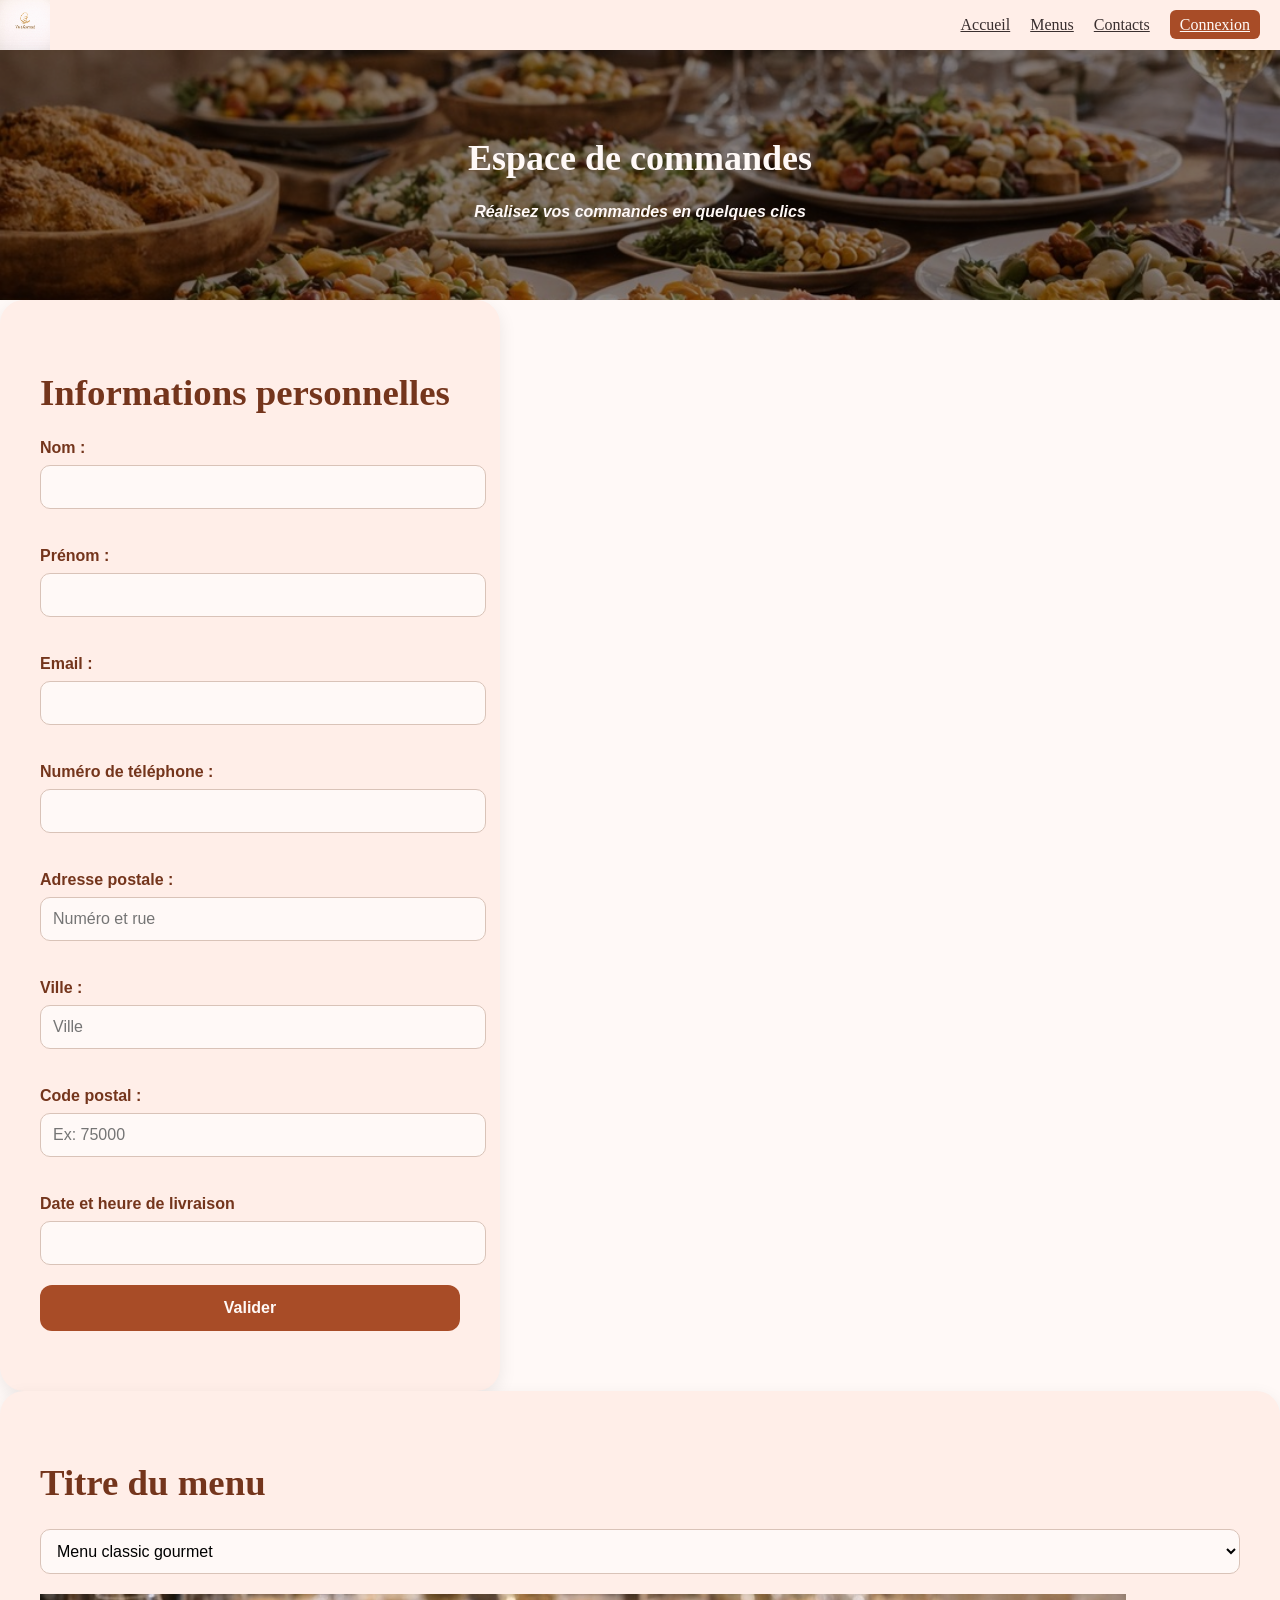
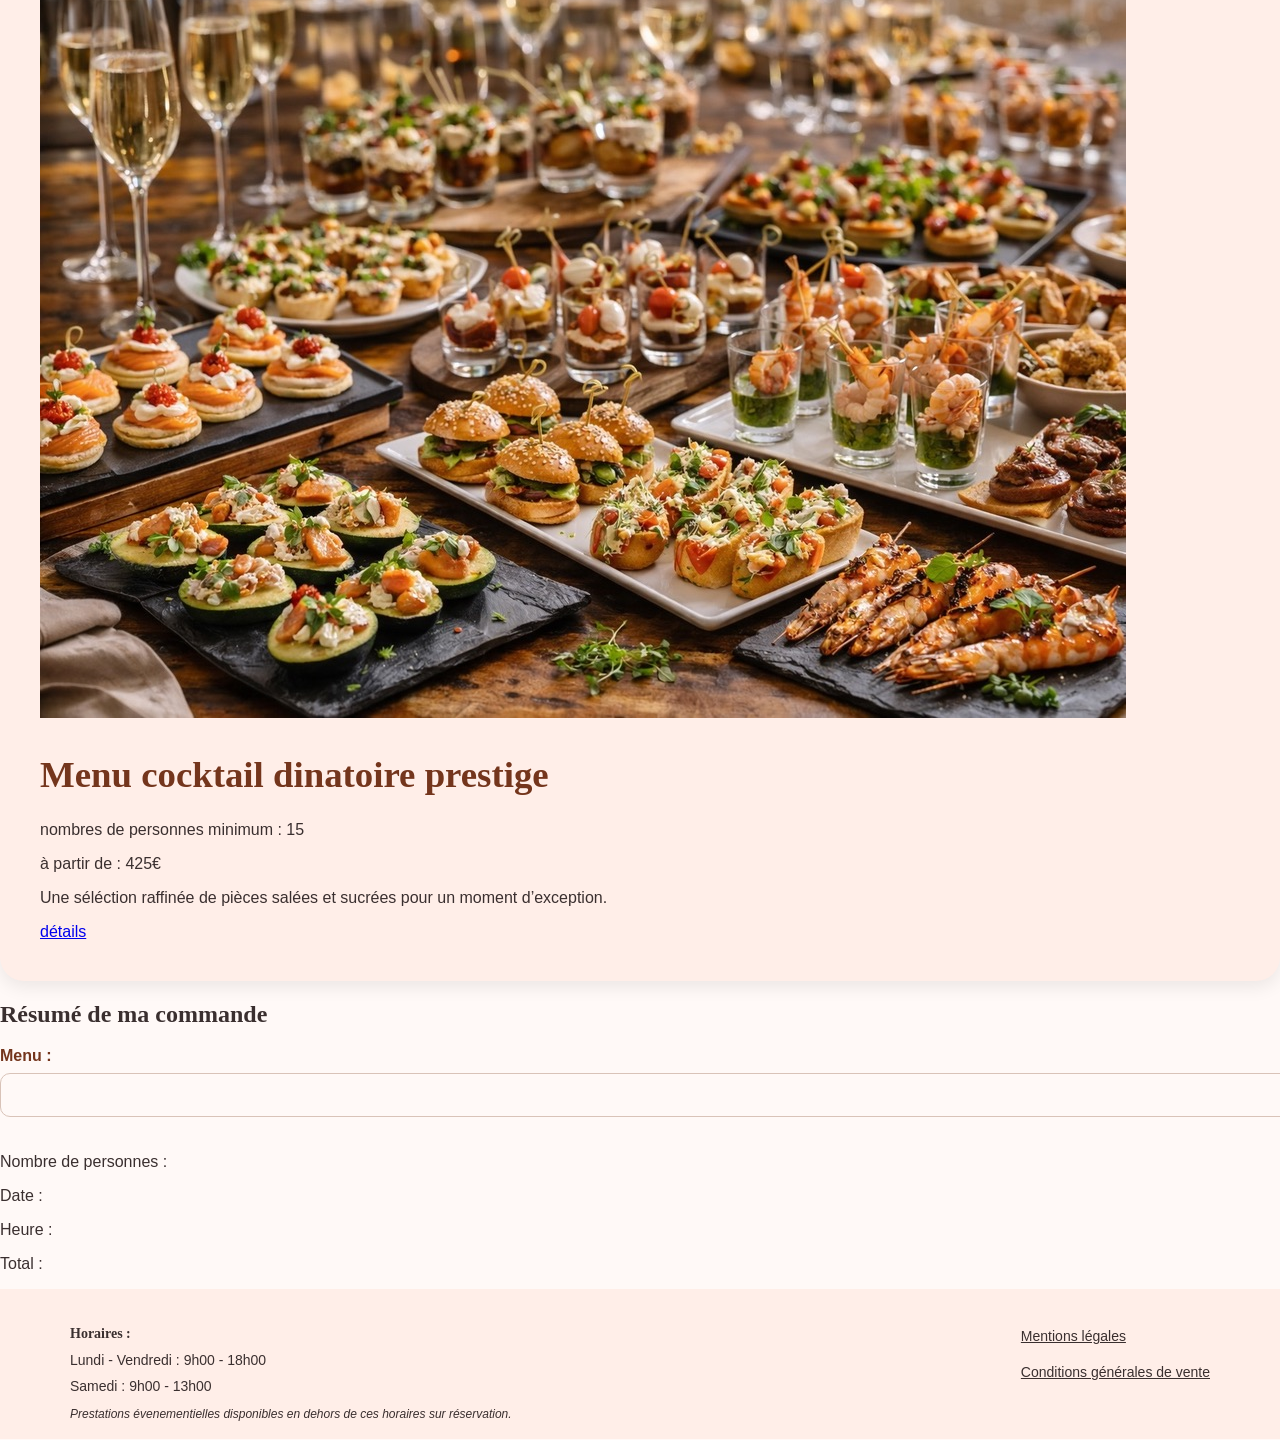
<file: Pages/Espace_commande.html>
<!DOCTYPE html>
<html>
  <head>
        <meta charset="UTF-8">
        <title> Page d'accueil </title>
        <link rel="stylesheet" href="../assets/style.css">
   </head>

   <body>
        <header class="navbar">
            <img src="../Sources/Logo.jpeg" width="50"height="50" alt="Logo">
    
             <navbar> <a href="../Index.html"> Accueil </a>
             <a href="Menus.html"> Menus </a>
             <a href="Contact.php"> Contacts </a>
             <div class="login"> <a href="login.html"> Connexion </a> </div>
            </navbar>

        </header>

            <div class="pub"> 
                <div class="pub-content">
                <h1> Espace de commandes </h1>
                <p> <em>Réalisez vos commandes en quelques clics </em> </p>
                </div>
            </div>

        <main>
            <div class="infos">
                <h2> Informations personnelles </h2>
                <div class="infos-content">
                    <form action="" method="post">
                        <div>
                            <label for="name"> Nom :</label>
                            <input id="name" name="name" type="text" required autocomplete="name">
                        </div>
                        <br>
                        <div>
                            <label for="firstname"> Prénom :</label>
                            <input id="firstname" name="firstname" type="text" size="15" required>
                         </div>
                         <br>
                         <div> 
                            <label for="email"> Email : </label>
                            <input id="email" name="email" type="email" maxlength="20" required>
                        </div>
                        <br>
                        <div>
                            <label for="Num"> Numéro de téléphone :</label>
                            <input id="Num" name="Num" type="tel" maxlength="10" pattern="[0-9]+" required>
                        </div>
                        <br>
                        <div>
                            <label for="adress"> Adresse postale : </label>
                            <input id="adress" name="adress" type="text" placeholder="Numéro et rue" required>
                        </div>
                        <br>
                        <div>
                            <label for="city"> Ville : </label>
                            <input id="city" name="city" type="text" placeholder="Ville" autocomplete="address-level2" required>
                        </div>
                        <br>
                        <div>
                            <label for="postal-code"> Code postal :</label>
                            <input id="postal-code" name="postal-code" type="text" placeholder="Ex: 75000" autocomplete="postal-code" required>
                        </div>
                        <br>
                        <div>
                            <label for="time"> Date et heure de livraison </label>
                            <input id="time" name="time" type="datetime"> 
                        </div>
                        <input type="submit" value="Valider">
                    </form>
                </div>
            </div>

            <div class="Choix-menu"> 
                <h2> Titre du menu </h2>
                <form action="" method="get">
                    <select>
                        <option value="Menu classic gourmet"> Menu classic gourmet</option>
                        <option value="Menu de Nöel"> Menue de Noël</option>
                        <option value="Buffet hivernal"> Buffet hivernal </option>
                        <option value="Menu vegan chic"> Menu vegan chic </option>
                        <option value="Brunch gourmand">Brunch gourmand</option>
                        <option value="Menu cocktail dinatoire prestige"> Cocktail dinatoire prestige</option>
                    </select>
                </form>
                  <img src="../Sources/Images page menu/cocktail dinatoire.jpeg" alt="Menu 6">
                <div>
                    <h2> Menu cocktail dinatoire prestige </h2>
                    <p> nombres de personnes minimum : 15 </p>
                    <p> à partir de : 425€ </p>
                    <p> Une séléction raffinée de pièces salées et sucrées pour un moment d’exception.</p>
                    <a href="Detail_menus.html"> détails </a>
                </div>
            </div>
        </main>

        <aside>
            <h2> Résumé de ma commande </h2>
            <form action="" method="get"> 
                <div>
                    <label for="menu"> Menu : </label>
                    <input id="menu" name="menu" type="text">
                </div>
                <div>
                    <p> Nombre de personnes : </p>
                    <p> Date :</p>
                    <p> Heure : </p>
                    <p> Total : </p>
                </div>
            </form>
        </aside>

        <footer> 

                <div class="horaires">
                    <h2> Horaires :</h2>
                    <div class="horaires-content"> 
                        <p> Lundi - Vendredi : 9h00 - 18h00</p>
                        <p> Samedi : 9h00 - 13h00 </p>
                        <span> Prestations évenementielles disponibles en dehors de ces horaires sur réservation.</span>
                    </div>
                </div>

                <div class="mentions">
                <a href="mentions_legales.php"> Mentions légales</a>
                <a href="Conditions_de_ventes.php"> Conditions générales de vente </a>
                </div>
                
        
            </footer>

   </body>



</html>
</file>
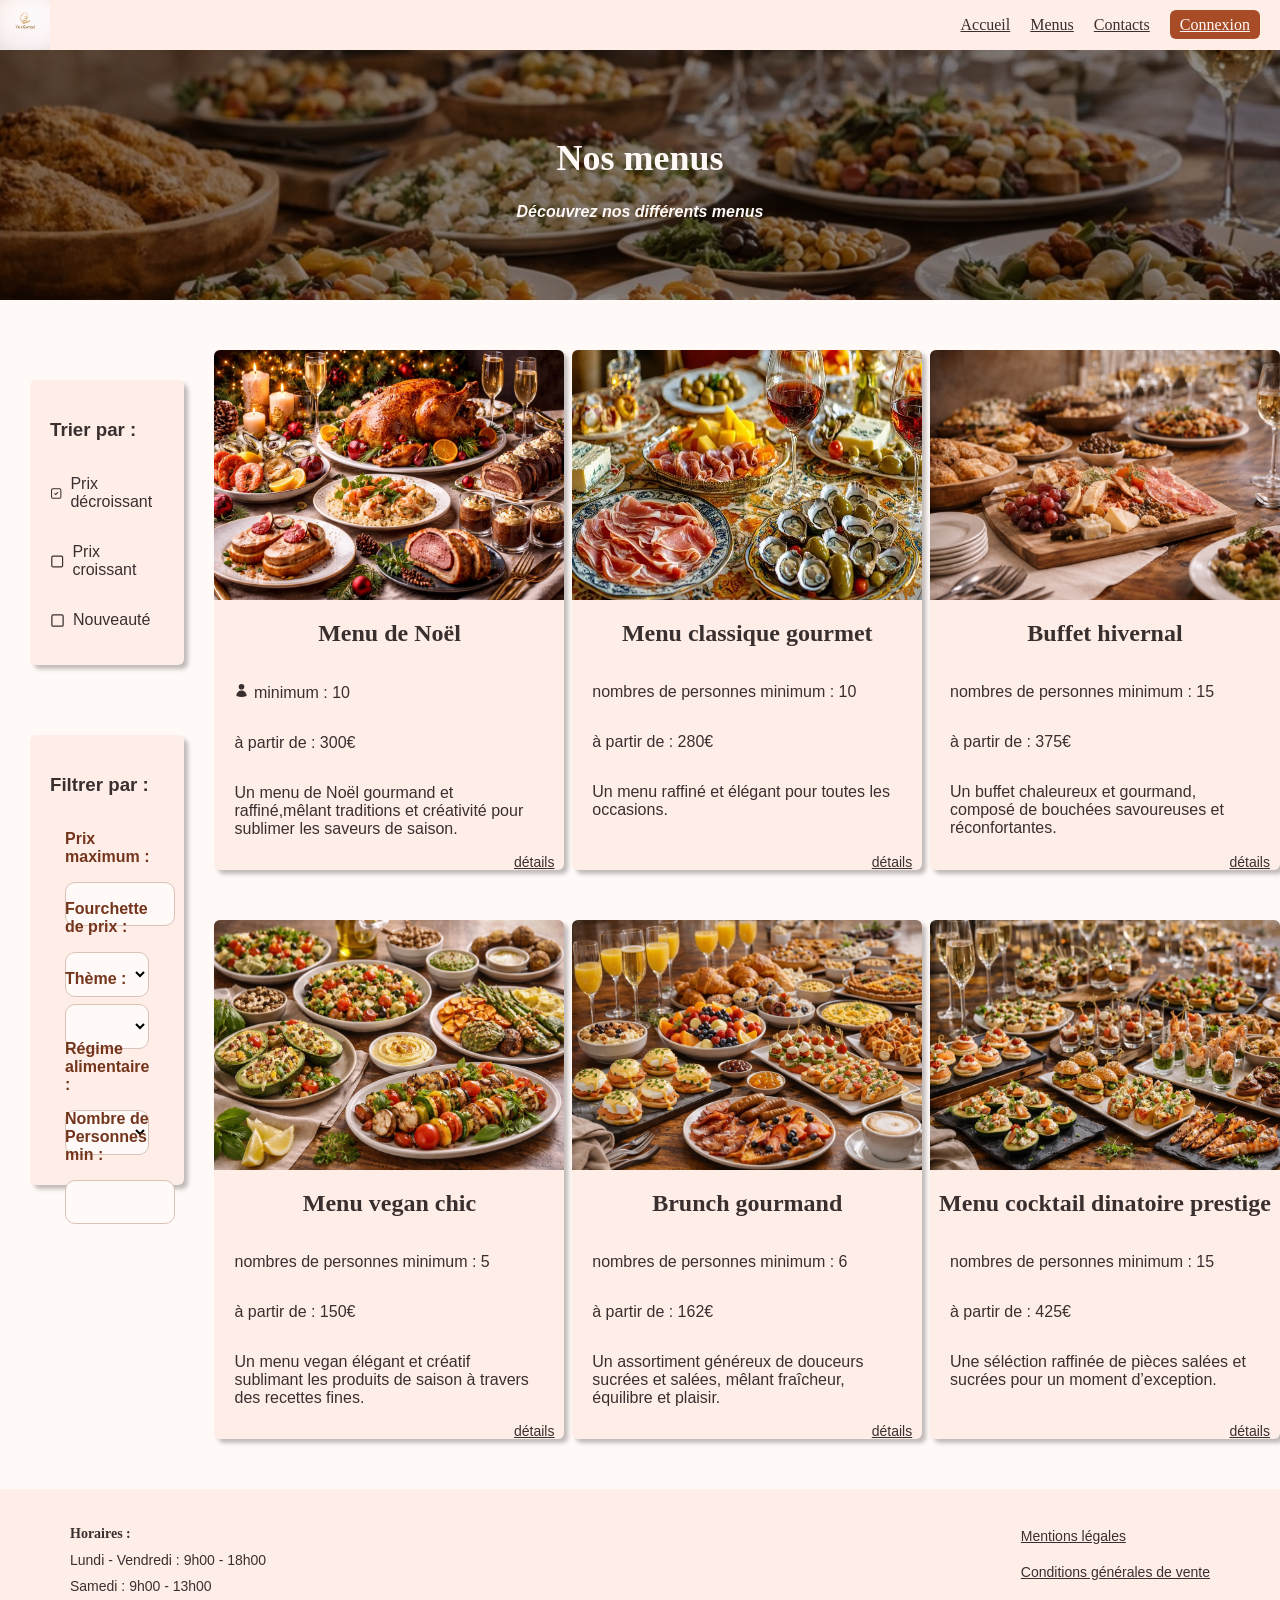
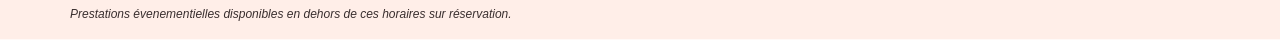
<file: Pages/Menus.html>
<!DOCTYPE html> 

<html> 

  <head>
    <meta charset="UTF-8">
    <title> Vue des menus </title>
    <link rel="stylesheet" href="../assets/style.css">
  </head>

  <body>
    
    <header class="navbar">
        <img src="../Sources/Logo.jpeg" width="50"height="50" alt="Logo">

         <navbar> <a href="../Index.html"> Accueil </a>
         <a href="Menus.html"> Menus </a>
         <a href="Contact.php"> Contacts </a>
         <div class="login"> <a href="login.html"> Connexion </a> </div>
        </navbar>

    </header>

    <div class="pub"> 
                <div class="pub-content">
                <h1> Nos menus </h1>
                <p> <em>Découvrez nos différents menus </em> </p>
                </div>
            </div>

    <main class="mainmenu"> 
      <div class="toolbar">

      <aside class="sort">
        <h3> Trier par :  </h3>
        <div class="sortfilter"> 
          <svg xmlns="http://www.w3.org/2000/svg" width="15" height="15" viewBox="0 0 24 24" fill="none" stroke="currentColor" stroke-width="2" stroke-linecap="round" stroke-linejoin="round" class="lucide lucide-square-check-icon lucide-square-check"><rect width="18" height="18" x="3" y="3" rx="2"/><path d="m9 12 2 2 4-4"/></svg>
          <p> Prix décroissant </p>
        </div>
        <div class="sortfilter">
          <svg xmlns="http://www.w3.org/2000/svg" width="15" height="15" viewBox="0 0 24 24" fill="none" stroke="currentColor" stroke-width="2" stroke-linecap="round" stroke-linejoin="round" class="lucide lucide-square-icon lucide-square"><rect width="18" height="18" x="3" y="3" rx="2"/></svg>
          <p> Prix croissant </p>
        </div>
        <div class="sortfilter">
          <svg xmlns="http://www.w3.org/2000/svg" width="15" height="15" viewBox="0 0 24 24" fill="none" stroke="currentColor" stroke-width="2" stroke-linecap="round" stroke-linejoin="round" class="lucide lucide-square-icon lucide-square"><rect width="18" height="18" x="3" y="3" rx="2"/></svg>
          <p> Nouveauté </p>
        </div>
      </aside>

      <aside class="filters">
        <h3> Filtrer par : </h3>
        <form action="" method="GET">
          <div class="filter">
            <label for="pricemax"> Prix maximum : </label>
            <input name="pricemax" id="pricemax" type="number">
          </div>
          <div class="filter">
            <label for="pricemin"> Fourchette de prix : </label>
            <select name="pricemin" id="pricemin">
              <option>  </option>
              <option> Entre 100€ et 300€ </option>
              <option> Entre 300€ et 500€</option>
              <option> Entre 500€ et 700€</option>
              <option> Plus de 700€</option>
            </select>
          </div>
          <div class="filter">
            <label for="theme"> Thème : </label>
            <select name="theme" id="theme">
              <option> </option>
              <option> Brunch </option>
              <option> Buffet </option>
              <option> Fête </option>
              <option> Apéritif dinatoire </option>
              <option> Repas à table </option>
            </select>
          </div>
          <div class="filter">
            <label for="regime"> Régime alimentaire : </label>
            <select name="regime" id="regime">
              <option> </option>
              <option> Végan </option>
              <option> Végétarien </option>
              <option> Sans porc </option>
              <option> Sans boeuf </option>
            </select>
          </div>
          <div class="filter">
            <label for="persmin"> Nombre de Personnes min :</label>
            <input name="persmin" id="persmin" type="number">
          </div>
        </form>
      </aside>
      </div>



      <div class="menus">

        <div class="menus-content"> 
          
          <div class="menu">
            <img src="../Sources/Images page menu/menu Noël.jpeg" alt="Menu 1">
            <div class="card-content">
            <h2> Menu de Noël </h2>
            <div class="personnes"> <p> <svg xmlns="http://www.w3.org/2000/svg" viewBox="0 0 24 24" fill="currentColor" class="size-6">
                <path fill-rule="evenodd" d="M7.5 6a4.5 4.5 0 1 1 9 0 4.5 4.5 0 0 1-9 0ZM3.751 20.105a8.25 8.25 0 0 1 16.498 0 .75.75 0 0 1-.437.695A18.683 18.683 0 0 1 12 22.5c-2.786 0-5.433-.608-7.812-1.7a.75.75 0 0 1-.437-.695Z" clip-rule="evenodd" />
              </svg> minimum : 10 </p> 
            </div>
            <p> à partir de : 300€ </p>
            <p> Un menu de Noël gourmand et raffiné,mêlant traditions et créativité pour sublimer les saveurs de saison. </p>
            <a href="Detail_menus.html"> détails </a>
            </div>
          </div>

          <div class="menu">
            <img src="../Sources/Images page menu/menu gourmet.jpeg" alt="Menu 2">
            <div class="card-content">
              <h2> Menu classique gourmet </h2>
              <p> nombres de personnes minimum : 10 </p>
              <p> à partir de : 280€ </p>
              <p> Un menu raffiné et élégant pour toutes les occasions. </p>
              <a href="Detail_menus.html"> détails </a>
              </div>
            </div>

          <div class="menu">
            <img src="../Sources/Images page menu/buffet hivernal.jpeg" alt="Menu 3">
            <div class="card-content">
              <h2> Buffet hivernal </h2>
              <p> nombres de personnes minimum : 15 </p>
              <p> à partir de : 375€ </p>
              <p> Un buffet chaleureux et gourmand, composé de bouchées savoureuses et réconfortantes.</p>
              <a href="Detail_menus.html"> détails </a>
              </div>
           </div>

          
          <div class="menu">
            <img src="../Sources/Images page menu/Menu vegan.jpeg" alt="Menu 4">
            <div class="card-content">
              <h2> Menu vegan chic </h2>
              <p> nombres de personnes minimum : 5 </p>
              <p> à partir de : 150€ </p>
              <p> Un menu vegan élégant et créatif sublimant les produits de saison à travers des recettes fines.</p>
              <a href="Detail_menus.html"> détails </a>
              </div>
          </div>

          <div class="menu">
            <img src="../Sources/Images page menu/Brunch.jpeg" alt="Menu 5">
            <div class="card-content">
              <h2> Brunch gourmand </h2>
              <p> nombres de personnes minimum : 6 </p>
              <p> à partir de : 162€ </p>
              <p> Un assortiment généreux de douceurs sucrées et salées, mêlant fraîcheur, équilibre et plaisir.</p>
              <a href="Detail_menus.html"> détails </a>
             </div>
          </div>

          <div class="menu">
            <img src="../Sources/Images page menu/cocktail dinatoire.jpeg" alt="Menu 6">
            <div class="card-content">
              <h2> Menu cocktail dinatoire prestige </h2>
              <p> nombres de personnes minimum : 15 </p>
              <p> à partir de : 425€ </p>
              <p> Une séléction raffinée de pièces salées et sucrées pour un moment d’exception.</p>
              <a href="Detail_menus.html"> détails </a>
              </div>
          </div>

          
        </div>
        
          
      </div>

      <aside>
        
      </aside>
    </main>
    <footer> 

                <div class="horaires">
                    <h2> Horaires :</h2>
                    <div class="horaires-content"> 
                        <p> Lundi - Vendredi : 9h00 - 18h00</p>
                        <p> Samedi : 9h00 - 13h00 </p>
                        <span> Prestations évenementielles disponibles en dehors de ces horaires sur réservation.</span>
                    </div>
                </div>

                <div class="mentions">
                <a href="mentions_legales.php"> Mentions légales</a>
                <a href="Conditions_de_ventes.php"> Conditions générales de vente </a>
                </div>
                
        
            </footer>
    
  </body>
</html>
</file>
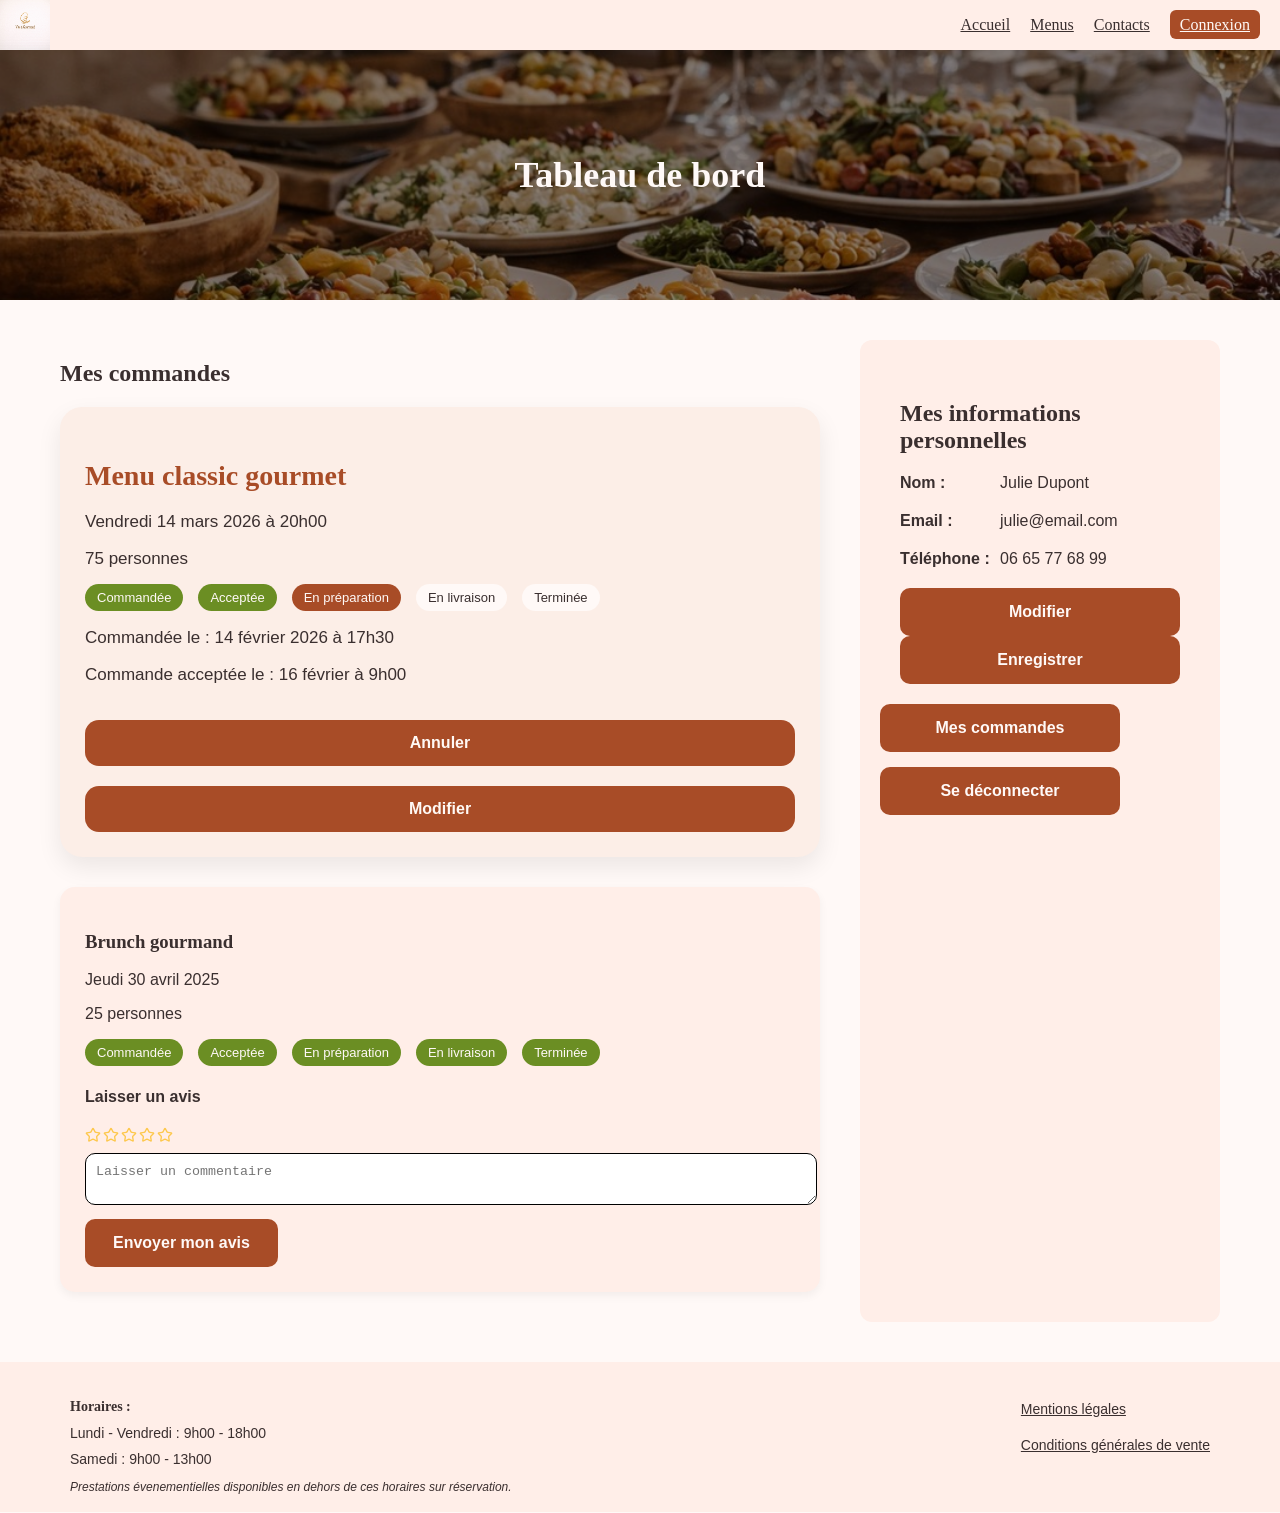
<file: Pages/user.html>
<!DOCTYPE html> 

<html> 

  <head>
    <meta charset="UTF-8">
    <title> Vue des menus </title>
    <link rel="stylesheet" href="../assets/style.css">
  </head>

<body>
    
    <header class="navbar">
        <img src="../Sources/Logo.jpeg" width="50"height="50" alt="Logo">

         <navbar> <a href="../Index.html"> Accueil </a>
         <a href="Menus.html"> Menus </a>
         <a href="Contact.php"> Contacts </a>
         <div class="login"> <a href="login.html"> Connexion </a> </div>
        </navbar>

    </header>

    <div class="pub"> 
                <div class="pub-content">
                <h1> Tableau de bord </h1>
                </div>
    </div>

    <main class="dashboard"> 
      <section class="content">
      
        <h2> Mes commandes </h2>
      <article class="order-card">
        <h3> Menu classic gourmet </h3>
        <p> Vendredi 14 mars 2026 à 20h00 </p>
        <p> 75 personnes </p>

      <div class="timeline">
        <span class="done"> Commandée </span>
        <span class="done"> Acceptée </span>
        <span class="current"> En préparation </span>
        <span> En livraison </span>
        <span> Terminée </span>
      </div>

      <div class="history">
        <p> Commandée le : 14 février 2026 à 17h30</p>
        <p> Commande acceptée le : 16 février à 9h00 </p>
      </div>

      <div class="action">
        <button class="btn-secondary"> Annuler </button>
        <button class="btn-primary"> Modifier </button>
      </div>
      </article>

      <article class="order-card-finish"> 
        <h3> Brunch gourmand </h3>
        <p> Jeudi 30 avril 2025 </p>
        <p> 25 personnes </p>

        <div class="timeline"> 
          <span class="done"> Commandée </span>
          <span class="done"> Acceptée </span>
          <span class="done"> En préparation </span>
          <span class="done"> En livraison </span>
          <span class="done"> Terminée </span>
        </div>

        <div class="review"> 
          <h4> Laisser un avis </h4>
          <div class="stars"> 
          <svg xmlns="http://www.w3.org/2000/svg" width="24" height="24" viewBox="0 0 24 24" fill="none" stroke="currentColor" stroke-width="2" stroke-linecap="round" stroke-linejoin="round" class="lucide lucide-star-icon lucide-star"><path d="M11.525 2.295a.53.53 0 0 1 .95 0l2.31 4.679a2.123 2.123 0 0 0 1.595 1.16l5.166.756a.53.53 0 0 1 .294.904l-3.736 3.638a2.123 2.123 0 0 0-.611 1.878l.882 5.14a.53.53 0 0 1-.771.56l-4.618-2.428a2.122 2.122 0 0 0-1.973 0L6.396 21.01a.53.53 0 0 1-.77-.56l.881-5.139a2.122 2.122 0 0 0-.611-1.879L2.16 9.795a.53.53 0 0 1 .294-.906l5.165-.755a2.122 2.122 0 0 0 1.597-1.16z"/></svg>
          <svg xmlns="http://www.w3.org/2000/svg" width="24" height="24" viewBox="0 0 24 24" fill="none" stroke="currentColor" stroke-width="2" stroke-linecap="round" stroke-linejoin="round" class="lucide lucide-star-icon lucide-star"><path d="M11.525 2.295a.53.53 0 0 1 .95 0l2.31 4.679a2.123 2.123 0 0 0 1.595 1.16l5.166.756a.53.53 0 0 1 .294.904l-3.736 3.638a2.123 2.123 0 0 0-.611 1.878l.882 5.14a.53.53 0 0 1-.771.56l-4.618-2.428a2.122 2.122 0 0 0-1.973 0L6.396 21.01a.53.53 0 0 1-.77-.56l.881-5.139a2.122 2.122 0 0 0-.611-1.879L2.16 9.795a.53.53 0 0 1 .294-.906l5.165-.755a2.122 2.122 0 0 0 1.597-1.16z"/></svg>
          <svg xmlns="http://www.w3.org/2000/svg" width="24" height="24" viewBox="0 0 24 24" fill="none" stroke="currentColor" stroke-width="2" stroke-linecap="round" stroke-linejoin="round" class="lucide lucide-star-icon lucide-star"><path d="M11.525 2.295a.53.53 0 0 1 .95 0l2.31 4.679a2.123 2.123 0 0 0 1.595 1.16l5.166.756a.53.53 0 0 1 .294.904l-3.736 3.638a2.123 2.123 0 0 0-.611 1.878l.882 5.14a.53.53 0 0 1-.771.56l-4.618-2.428a2.122 2.122 0 0 0-1.973 0L6.396 21.01a.53.53 0 0 1-.77-.56l.881-5.139a2.122 2.122 0 0 0-.611-1.879L2.16 9.795a.53.53 0 0 1 .294-.906l5.165-.755a2.122 2.122 0 0 0 1.597-1.16z"/></svg>
          <svg xmlns="http://www.w3.org/2000/svg" width="24" height="24" viewBox="0 0 24 24" fill="none" stroke="currentColor" stroke-width="2" stroke-linecap="round" stroke-linejoin="round" class="lucide lucide-star-icon lucide-star"><path d="M11.525 2.295a.53.53 0 0 1 .95 0l2.31 4.679a2.123 2.123 0 0 0 1.595 1.16l5.166.756a.53.53 0 0 1 .294.904l-3.736 3.638a2.123 2.123 0 0 0-.611 1.878l.882 5.14a.53.53 0 0 1-.771.56l-4.618-2.428a2.122 2.122 0 0 0-1.973 0L6.396 21.01a.53.53 0 0 1-.77-.56l.881-5.139a2.122 2.122 0 0 0-.611-1.879L2.16 9.795a.53.53 0 0 1 .294-.906l5.165-.755a2.122 2.122 0 0 0 1.597-1.16z"/></svg>
          <svg xmlns="http://www.w3.org/2000/svg" width="24" height="24" viewBox="0 0 24 24" fill="none" stroke="currentColor" stroke-width="2" stroke-linecap="round" stroke-linejoin="round" class="lucide lucide-star-icon lucide-star"><path d="M11.525 2.295a.53.53 0 0 1 .95 0l2.31 4.679a2.123 2.123 0 0 0 1.595 1.16l5.166.756a.53.53 0 0 1 .294.904l-3.736 3.638a2.123 2.123 0 0 0-.611 1.878l.882 5.14a.53.53 0 0 1-.771.56l-4.618-2.428a2.122 2.122 0 0 0-1.973 0L6.396 21.01a.53.53 0 0 1-.77-.56l.881-5.139a2.122 2.122 0 0 0-.611-1.879L2.16 9.795a.53.53 0 0 1 .294-.906l5.165-.755a2.122 2.122 0 0 0 1.597-1.16z"/></svg>
          </div>
          <textarea placeholder="Laisser un commentaire"></textarea>
          <button class="btn-primary"> Envoyer mon avis </button>
        </div>
      </article>
      
      </section>
    

    <aside class="sidebar">
      <article class="infos-card">
        <h2> Mes informations personnelles </h2>
          <div class="info-row">
            <span class="label">Nom :</span>
           <span class="value" id="nomText">Julie Dupont</span>
           <input type="text" id="nomInput" value="Julie Dupont" class="hidden">
          </div>

          <div class="info-row">
           <span class="label">Email :</span>
           <span class="value" id="emailText">julie@email.com</span>
           <input type="email" id="emailInput" value="julie@email.com" class="hidden">
          </div>

          <div class="info-row">
            <span class="label">Téléphone :</span>
            <span class="value" id="telText">06 65 77 68 99</span>
            <input type="text" id="telInput" value="06 65 77 68 99" class="hidden">
          </div>

          <div class="actions">
            <button class="btn-primary" id="editBtn"> Modifier </button>
            <button class="btn-primary hidden" id="saveBtn">Enregistrer</button>
            <button class="btn-secondary hidden" id="cancelBtn">Annuler</button>
          </div>
      </article>
  

      <ul> 
      <li class="active"> <button class="btn-primary"> Mes commandes </button> </li>
      <li><button class="btn-primary"> Se déconnecter </button> </li>
      </ul>
    </aside>


      </div>
    </main>



    <footer> 

                <div class="horaires">
                    <h2> Horaires :</h2>
                    <div class="horaires-content"> 
                        <p> Lundi - Vendredi : 9h00 - 18h00</p>
                        <p> Samedi : 9h00 - 13h00 </p>
                        <span> Prestations évenementielles disponibles en dehors de ces horaires sur réservation.</span>
                    </div>
                </div>

                <div class="mentions">
                <a href="mentions_legales.php"> Mentions légales</a>
                <a href="Conditions_de_ventes.php"> Conditions générales de vente </a>
                </div>
                
        
            </footer>

    

</body>
</html>
</file>
<file: assets/style.css>
/* Reset de base */

body {
    margin:0
}

/* Menu */
.navbar {
  display: flex;
  align-items: center;
  justify-content: space-between;
  background-color: #FFEEE8
}

navbar {
  display: flex;
  align-items: center;
}

navbar a {
  margin-right: 20px;
  color: #3A2F2F;
  font-size: 16px;
  font-family: Noto Sans, sans sérif;
}

.login a {
  background-color: #A84C27;
  color: #FFF9F7;
  border-radius: 6px;
  padding: 6px 10px;
}

/* Généralité du texte */

body {
  color: #3A2F2F;
  font-family: Noto Sans, sans-serif; 
  font-size : 16px
}

h1 {
  font-family: Playfair Display, sérif;
  font-size: 30px;
}

h2 { font-family : Playfair Display, sérif;
   font-size: 24px}

/* Généralité couleurs */

body {
  background-color :#FFF9F7
}

/* Bannière */

.pub {
  position: relative;
  height: 250px;
  background-image: url("../Sources/hero.jpeg");
  background-size: cover;
  background-position: center;
  display: flex;
  justify-content: center;
  align-items: center;
}

.pub::before {
  content: "";
  position: absolute;
  inset: 0;
  background-color: rgba(0, 0, 0, 0.45);
}

.pub-content {
  position: relative;
  z-index: 1;
  max-width: 900px;
  padding: 0 20px;
  text-align: center;
  color: #FFF9F7;
}

.pub-content h1 {
  font-size: 36px;
}

.pub-content p {
  font-weight: bold;
}

.pub-content button {
  background-color: #A84C27;
  padding: 6px 10px;
  border-radius: 6px;
  border-width: 0;
  color: #FFF9F7;
  font-weight: 550;
}

button:hover {
  background-color:#74351C
}

/* Description */

.description {
  display: flex;
  background-color: #FFF9F7;
  justify-content: space-between;
  height: 250px;

}

.description-content {
  position : relative;
  max-width: 500px;
  padding: 10px 200px;
  text-align: center
}

.description img {
  padding: 20px 70px;
  width: 300px;
  height: 200px;
  
}


/*qualité*/ 

.qualite {
  display: flex;
  flex-direction: column;
  align-items: center;
  background-color : #FFEEE8;
  height:250px;
}

.cards {
  display:flex;
  justify-content: space-between;
  margin-top: 20px;
}

.card1, .card2, .card3 {
  background-color:#FFF9F7;
  padding: 0px 20px;
  margin: 0px 80px;
  border-radius: 6px;
  text-align: center;
  max-width: 200px;
  box-shadow: 2px 4px 4px rgba(0,0,0,0.25)
}


.qualite h2 {
  font-size: 18px;
  font-weight: 550
}

.icone { 
  display:flex;
justify-content: center;
  margin-top: 5px;
  color: #A84C27;
}

.icone svg {
width: 25px;
height: 25px;
color: #A84C27
}

/*avis*/

.avis {
  display:flex;
  flex-direction: column;
  align-items:center;
  height: 250px;
  background-color: #FFF9F7;
  padding: 80px 40px;
  text-align: center;
}

.avis-content {
    display: flex;
    justify-content: center;
    gap: 30px;
    flex-wrap: wrap;
    margin-top: 40px;
}

.avis-card {
    background-color: #FFEEE8;
    padding: 30px;
    border-radius: 18px;
    width: 280px;
    box-shadow: 0 6px 18px rgba(0,0,0,0.08);
    text-align: center;
    transition: 0.3s;
}

.avis-card:hover {
    transform: translateY(-5px);
}

.stars {
  display: flex;
  flex-direction: row;
  gap: 2px
}

.stars svg {
  width: 16px;
  height:16px;
  color: #FDC84D
}

.avis-card span {
    display: block;
    margin-top: 20px;
    font-style: italic;
    font-weight: 600;
    color: #74351C;
}

.avis h1 {
    font-size: 3rem;
    color: #3A2F2F;
    margin-bottom: 20px;
}


/* footer */

footer {
  display: flex;
  justify-content: space-between;
  align-items : center; 
  background-color:#FFEEE8;
  height:150px
}

.mentions {
  display: flex; 
  flex-direction: column;
  justify-content: space-between;
  padding: 40px 70px;
}

.mentions a {
  color : #3A2F2F;
  font-size: 14px;
  margin-bottom: 20px;
}

.horaires {
  display : flex;
  flex-direction: column;
  margin-top: 10px;
  margin-left:70px;
}

.horaires p {
  margin-top:0px;
  margin-bottom: 10px;
  font-size: 14px;
}

.horaires-content span {
  margin-top: 20px;
  font-style: italic;
  font-size: 12px
}

.horaires h2 {
  margin-top: 10px;
  margin-bottom:10px;
  font-size: 14px;
  font-weight: 550;
}

/* Page des menus */ 

.mainmenu {
  display: flex;
  flex-direction: row;
}

.menus-content img { 
  width: 350px;
  height: 250px;
  border-top-left-radius: 6px;
  border-top-right-radius:6px;
}

.card-content { 
  display: flex;
  flex-direction: column;
  flex:1;
  
}

.menus h1 {
  text-align: center;
  margin-top: 20px;
  margin-bottom:  20px;
}

.menus-content {
  display: flex; 
  flex-flow: row wrap;
  justify-content: space-between;
  margin-top: 50px;
}

.menu { 
  display: flex;
  flex-direction: column;
  max-width: 350px;
  background-color: #FFEEE8;
  border-radius: 6px;
  margin-bottom:50px;
  box-shadow: 4px 4px 4px rgba(0,0,0,0.25);
}

.menu p { 
  max-width: 300px;
 text-align: start;
 margin-left: 20px}

.menu h2 {
  text-align : center;
}

.menu a {
  display: block;
  color : #3A2F2F;
  font-size: 14px; 
  margin-right: 10px;
  text-align: right;
  margin-top: auto;
}

.menu svg {
  width: 15px;
  height:15px;
  color: #3A2F2F;
}

.personnes {
  display: flex;
  align-items: center;
}

/* Login */

.mainlogin {
  display:flex;
  align-items: center;
  justify-content: center;
  

}

.loginform form {
  display: flex;
  flex-direction: column;
  align-items: center;

}

.form fieldset {
  display: flex;
  flex-direction: column;
  align-items: center;
  background-color: #FFEEE8;
  border: none;
  border-radius: 20px;

}

.loginform {
  display: flex;
  flex-direction: column;
  align-items: center;
  background: #FFEEE8 ;
  padding: 25px;
  margin-bottom: 30px;
  border-radius: 15px;
  box-shadow: 0 4px 10px rgba(0,0,0,0.05);
}

.loginform a {
  color:#3A2F2F;
  font-size: 14px;
  
}

.loginbtn input {
  background-color: #A84C27;
  border-radius: 25px;
  align-items: center;
  padding: 8px;
  border: none;
  color: #FFF9F7;
  width: 110px; 
  box-shadow: 2px 4px 4px rgba(0,0,0,0.25) ;
}

.loginform legend {
  font-size: 18px;
  font-weight: 500;
  text-decoration: underline;
}


/* Menus */

.field {
  padding: 10px;
}

.field input {
  margin-top: 5px;
  border-radius: 25px;
  border:none;
  height: 20px;
  width: 170px;
  box-shadow: 2px 4px 4px rgba(0,0,0,0.25) ;
  max-width: 200px;

}

.toolbar { 
  display: flex ;
  flex-direction: column;
  justify-content: flex-start;
  gap: 20px;
  padding : 30px;
  margin-top: 50px;
}

.sort { 
  display: flex;
  flex-direction: column;
  padding: 20px;
  margin-bottom: 15px;
  background-color: #FFEEE8;
  border-radius: 6px;
  margin-bottom:50px;
  box-shadow: 4px 4px 4px rgba(0,0,0,0.25);
}

.sortfilter {
  display: flex;
  align-items: center;
}

.sortfilter p {
  margin-left: 8px;
}

.filters {
  display: flex;
  flex-direction: column;
  padding: 20px;
  background-color: #FFEEE8;
  border-radius: 6px;
  margin-bottom:50px;
  box-shadow: 4px 4px 4px rgba(0,0,0,0.25);
}

.filter { 
  padding: 15px;
  height: 40px;
}

.filter select, .filter input {
  margin-top: 8px;
}

.filtres-actifs{
background:#FFF5EF;
padding:20px;
border-radius:10px;
margin-bottom:30px;
box-shadow:0 4px 10px rgba(0,0,0,0.08);
}

.filtres-actifs h3{
margin-bottom:10px;
color:#3A2F2F;
}

.filtres-actifs p{
margin:5px 0;
font-size:15px;
}


/* Page user */

body {
    margin: 0;
    font-family: 'Noto Sans', sans-serif;
    background-color: #FFF9F7;
    color: #3A2F2F;
}

.dashboard {
    display: flex;
    padding: 40px 60px;
    gap: 40px;
}

.sidebar {
    width: 320px;
    min-height: 450px;
    background: #FFEEE8;
    padding: 20px;
    border-radius: 12px;
}

.sidebar ul {
  
    list-style: none;
    padding: 0;
    height : 450px;
    width: 240px;
    margin : 0;

}

.sidebar li {
    padding: 0;
    margin-bottom: 15px;
}

.sidebar button:hover {
  border: 0;
  border-radius: 25px;
}

.sidebar .active {
    color:#A84C27 ;
}


.content {
    flex: 1;
}

.order-card , .order-card-finish {
    background: #FFEEE8 ;
    padding: 25px;
    margin-bottom: 30px;
    border-radius: 15px;
    box-shadow: 0 4px 10px rgba(0,0,0,0.05);
}

.order-card h3 , .order-card-finish h3 {
    font-family: 'Playfair Display', serif;
}

.timeline {
    display: flex;
    gap: 15px;
    margin: 15px 0;
}

.timeline span {
    padding: 6px 12px;
    border-radius: 20px;
    background: #FFF9F7;
    font-size: 13px;
}

.timeline .done {
    background: #6B8E23;
    color: #FFF9F7;
}

.timeline .current {
    background: #A84C27;
    color: #FFF9F7;
}


.actions {
    margin-top: 15px;
}

.btn-primary {
    background: #A84C27;
    border: none;
    padding: 10px 20px;
    color: #FFF9F7;
    border-radius: 25px;
   
}

.sidebar .btn-primary {
    display: block;
    width: 100%;
    text-align: center;
    justify-content: center;
}


.btn-secondary {
    background: #A84C27;
    border: none;
    color: #FFF9F7;
    padding: 10px 20px;
    border-radius: 25px;
    margin-right: 10px;
}


.review textarea {
    width: 100%;
    margin: 10px 0;
    padding: 10px;
    border-radius: 10px;
    border: 1px solid;
}

.review .stars svg:hover {
  color: #FDC84D;

}

.infos-card {
    background: #FFEEE8;
    padding: 20px;

}

.info-row {
    display: flex;
    align-items: center;
    margin-bottom: 20px;
}

.label {
    font-weight: 600;
    width: 100px;
}

.value {
    flex: 1;
    margin-left: 0;
}

input {
    flex: 1;
    padding : 8px , 12px;
    font-family: 'Noto Sans', sans-serif;
}

.hidden {
    display: none;
}

/* Page de contact */

.contact_form { 
  display: flex;
  align-items: center;
  flex-direction: column;
}

.contact_content {
  background: #FFEEE8 ;
  padding: 25px;
  margin-bottom: 30px;
  border-radius: 15px;
  box-shadow: 0 4px 10px rgba(0,0,0,0.05);
  display: flex;
  align-items: center;
}

.field textarea {
  margin-top: 5px;
  border-radius: 25px;
  border:none;
  height: 20px;
  width: 170px;
  box-shadow: 2px 4px 4px rgba(0,0,0,0.25) ;
}

.field { 
  display: flex;
  align-items: center;

}

.field label { 
  margin-right: 10px;
}



/* ========================= */
/* CREATE ACCOUNT PAGE */
/* ========================= */

.create-account-main {
    display: flex;
    justify-content: center;
    align-items: center;
    padding: 60px 20px;
    min-height: 70vh;
}

.create-account-form {
    background-color: #FFEEE8;
    padding: 40px;
    border-radius: 20px;
    box-shadow: 0 6px 18px rgba(0,0,0,0.08);
    width: 100%;
    max-width: 600px;
}

.create-account-form fieldset {
    border: none;
    padding: 0;
    margin: 0;
}

.create-account-form legend {
    font-family: 'Playfair Display', serif;
    font-size: 32px;
    margin-bottom: 30px;
    color: #3A2F2F;
    text-align: center;
}

.create-account-form div {
    display: flex;
    flex-direction: column;
    margin-bottom: 20px;
}

.create-account-form label {
    margin-bottom: 8px;
    font-weight: 550;
    color: #3A2F2F;
}

.create-account-form input {
    padding: 14px 16px;
    border: none;
    border-radius: 12px;
    background-color: #FFF9F7;
    font-size: 15px;
    font-family: 'Noto Sans', sans-serif;
    box-shadow: 0 2px 6px rgba(0,0,0,0.08);
    transition: all 0.25s ease;
}

.create-account-form input:focus {
    outline: none;
    box-shadow: 0 0 0 3px rgba(168, 76, 39, 0.25);
    transform: translateY(-1px);
}

.create-account-form input::placeholder {
    color: #9D8B84;
}

.create-account-form input[type="submit"] {
    background-color: #A84C27;
    color: #FFF9F7;
    font-weight: 600;
    cursor: pointer;
    margin-top: 15px;
    transition: all 0.3s ease;
}

.create-account-form input[type="submit"]:hover {
    background-color: #74351C;
    transform: translateY(-2px);
}

.create-account-form p {
    text-align: center;
    font-weight: 500;
}

/* =========================
   DASHBOARD ADMIN
========================= */

.admin-dashboard {
    display: grid;
    grid-template-columns: 280px 1fr 240px;
    gap: 40px;
    padding: 40px;
    background-color: #FFF9F5;
    min-height: 100vh;
}

/* =========================
   SIDEBAR FILTRES
========================= */

.filters-sidebar {
    background-color: #FCEEE7;
    padding: 30px;
    border-radius: 20px;
    height: fit-content;

    box-shadow: 0 8px 20px rgba(0,0,0,0.08);
}

.filters-sidebar h2 {
    font-size: 26px;
    margin-bottom: 30px;
    color: #3A2F2F;
}

.filters-sidebar label {
    display: block;
    margin-bottom: 10px;
    margin-top: 25px;

    font-weight: 600;
    color: #3A2F2F;
}

.filters-sidebar input,
.filters-sidebar select {
    width: 100%;
    padding: 12px;

    border: 2px solid #E7D3C8;
    border-radius: 12px;

    background-color: white;

    font-size: 15px;

    transition: 0.3s;
}

.filters-sidebar input:focus,
.filters-sidebar select:focus {
    outline: none;
    border-color: #A84C27;

    box-shadow: 0 0 8px rgba(168, 76, 39, 0.2);
}

/* =========================
   SECTION CENTRALE
========================= */

.orders-section {
    display: grid;

    grid-template-columns: repeat(auto-fit, minmax(300px, 1fr));

    gap: 30px;
}

/* =========================
   CARTE COMMANDE
========================= */

.order-card {
    background-color: #FCEEE7;

    padding: 25px;

    border-radius: 22px;

    box-shadow: 0 10px 25px rgba(0,0,0,0.08);

    transition: transform 0.3s ease;
}

.order-card:hover {
    transform: translateY(-5px);
}

.order-card h3 {
    color: #A84C27;
    font-size: 28px;
    margin-bottom: 20px;
}

.order-card p {
    margin-bottom: 15px;
    color: #3A2F2F;
    font-size: 17px;
}

.order-card strong {
    color: #A84C27;
}

/* =========================
   SELECT STATUT
========================= */

.order-card select {
    width: 100%;

    padding: 12px;

    margin-top: 15px;

    border-radius: 12px;

    border: 2px solid #E7D3C8;

    background-color: white;

    font-size: 15px;
}

/* =========================
   BOUTON
========================= */

.order-card button {
    margin-top: 20px;

    width: 100%;

    padding: 14px;

    border: none;

    border-radius: 14px;

    background-color: #A84C27;

    color: #FFF9F5;

    font-size: 16px;

    font-weight: 600;

    cursor: pointer;

    transition: 0.3s;
}

.order-card button:hover {
    background-color: #8F3F1F;
    transform: scale(1.02);
}

/* =========================
   MENU DROITE
========================= */

.admin-menu {
    background-color: #FCEEE7;

    padding: 30px;

    border-radius: 20px;

    height: fit-content;

    box-shadow: 0 8px 20px rgba(0,0,0,0.08);
}

.admin-menu a {
    display: block;

    text-align: center;

    text-decoration: none;

    background-color: #A84C27;

    color: #FFF9F5;

    padding: 16px;

    border-radius: 14px;

    margin-bottom: 20px;

    font-size: 17px;

    font-weight: 600;

    transition: 0.3s;
}

.admin-menu a:hover {
    background-color: #8F3F1F;
    transform: translateY(-2px);
}

/* =========================
   BANNIERE
========================= */

.admin-banner {
    position: relative;

    height: 250px;

    background-image: url("../Sources/Fond page d'accueil.jpeg");

    background-size: cover;
    background-position: center;

    display: flex;
    justify-content: center;
    align-items: center;
}

.admin-banner::before {
    content: "";

    position: absolute;
    inset: 0;

    background-color: rgba(0,0,0,0.45);
}

.admin-banner h1 {
    position: relative;

    color: white;

    font-size: 52px;

    z-index: 1;

    font-family: "Playfair Display", serif;
}

/* =========================
   RESPONSIVE
========================= */

@media screen and (max-width: 1200px) {

    .admin-dashboard {
        grid-template-columns: 1fr;
    }

    .admin-menu {
        order: -1;
    }
}

@media screen and (max-width: 768px) {

    .admin-dashboard {
        padding: 20px;
    }

    .orders-section {
        grid-template-columns: 1fr;
    }

    .admin-banner h1 {
        font-size: 36px;
    }
}

/* =========================================
CREATE MENU PAGE
========================================= */

.create_menu_page {
    padding: 60px 80px;
    background-color: #FFF9F7;
    min-height: 100vh;
}


/* =========================================
CONTAINER
========================================= */

.create_menu_container {
    max-width: 1400px;
    margin: 0 auto;
}


/* =========================================
HEADER
========================================= */

.create_menu_header {
    margin-bottom: 50px;
}

.create_menu_header h1 {
    font-size: 42px;
    color: #3A2F2F;
    margin-bottom: 10px;
}

.create_menu_header p {
    font-size: 18px;
    color: #6E5F5F;
    max-width: 700px;
    line-height: 1.6;
}


/* =========================================
SUCCESS MESSAGE
========================================= */

.success_message {
    background-color: #DFF5E1;
    color: #2F6B35;
    padding: 18px 25px;
    border-radius: 10px;
    margin-bottom: 40px;
    font-weight: 600;
}


/* =========================================
FORM
========================================= */

.create_menu_form {
    display: flex;
    flex-direction: column;
    gap: 40px;
}


/* =========================================
SECTIONS
========================================= */

.form_section {
    background-color: #FFEEE8;
    border-radius: 18px;
    padding: 35px;
    box-shadow: 0 6px 18px rgba(0,0,0,0.08);
}

.form_section h2 {
    margin-bottom: 30px;
    color: #A84C27;
    font-size: 28px;
}


/* =========================================
INPUTS
========================================= */

.form_group {
    display: flex;
    flex-direction: column;
    margin-bottom: 25px;
}

.form_group label {
    margin-bottom: 10px;
    font-weight: 600;
    color: #3A2F2F;
}

.form_group input,
.form_group textarea,
.form_group select {
    padding: 15px;
    border: 1px solid #E4CFC6;
    border-radius: 10px;
    background-color: white;
    font-size: 16px;
    font-family: inherit;
    transition: 0.2s ease;
}

.form_group input:focus,
.form_group textarea:focus,
.form_group select:focus {
    outline: none;
    border-color: #A84C27;
    box-shadow: 0 0 0 3px rgba(168, 76, 39, 0.15);
}


/* =========================================
ROW
========================================= */

.form_row {
    display: flex;
    gap: 20px;
}

.form_row .form_group {
    flex: 1;
}


/* =========================================
FILE INPUT
========================================= */

input[type="file"] {
    background-color: white;
    padding: 12px;
}


/* =========================================
PLATS GRID
========================================= */

.plats_grid {
    display: grid;
    grid-template-columns: repeat(auto-fill, minmax(220px, 1fr));
    gap: 25px;
}


/* =========================================
PLAT CARD
========================================= */

.plat_card {
    position: relative;
    cursor: pointer;
    border-radius: 16px;
    overflow: hidden;
    transition: 0.25s ease;
    background-color: white;
    border: 3px solid transparent;
    box-shadow: 0 4px 12px rgba(0,0,0,0.08);
}

.plat_card:hover {
    transform: translateY(-5px);
    box-shadow: 0 8px 22px rgba(0,0,0,0.12);
}


/* cache la checkbox native */

.plat_card input[type="checkbox"] {
    position: absolute;
    opacity: 0;
}


/* état sélectionné */

.plat_card input[type="checkbox"]:checked + .plat_content {
    border: 3px solid #A84C27;
}


/* =========================================
PLAT CONTENT
========================================= */

.plat_content {
    border-radius: 16px;
    overflow: hidden;
    transition: 0.2s ease;
    height: 100%;
}

.plat_content img {
    width: 100%;
    height: 180px;
    object-fit: cover;
    display: block;
}

.plat_content h3 {
    padding: 18px;
    text-align: center;
    font-size: 18px;
    color: #3A2F2F;
    margin: 0;
}


/* =========================================
ACTIONS
========================================= */

.form_actions {
    display: flex;
    gap: 20px;
    margin-top: 10px;
}


/* =========================================
BOUTONS
========================================= */

.btn-primary,
.btn-secondary {
    padding: 15px 28px;
    border-radius: 10px;
    text-decoration: none;
    font-weight: 600;
    transition: 0.2s ease;
    border: none;
    cursor: pointer;
    font-size: 16px;
}

.btn-primary {
    background-color: #A84C27;
    color: #FFF9F7;
}

.btn-primary:hover {
    background-color: #7D3518;
}

.btn-secondary {
    background-color: white;
    color: #A84C27;
    border: 2px solid #A84C27;
}

.btn-secondary:hover {
    background-color: #A84C27;
    color: #FFF9F7;
}


/* =========================================
RESPONSIVE
========================================= */

@media screen and (max-width: 900px) {

    .create_menu_page {
        padding: 30px 20px;
    }

    .form_row {
        flex-direction: column;
    }

    .create_menu_header h1 {
        font-size: 32px;
    }

    .form_section {
        padding: 25px;
    }

    .plats_grid {
        grid-template-columns: repeat(auto-fill, minmax(160px, 1fr));
    }

    .plat_content img {
        height: 140px;
    }

    .form_actions {
        flex-direction: column;
    }

}

/* =========================================
PAGE DETAIL MENU
========================================= */

.detail-layout {
    display: flex;
    align-items: flex-start;
    gap: 40px;
    padding: 60px;
    background-color: #FFF9F7;
}

/* =========================================
GROSSE CARTE MENU
========================================= */

.detail-main-card {
    width: 650px;
    background-color: #FFEEE8;
    border-radius: 25px;
    overflow: hidden;
    box-shadow: 0px 6px 20px rgba(116, 53, 28, 0.12);
    flex-shrink: 0;
}

.detail-main-image {
    width: 100%;
    height: 420px;
    object-fit: cover;
    display: block;
}

.detail-main-infos {
    padding: 35px;
}

.detail-main-infos h2 {
    color: #A84C27;
    font-size: 38px;
    margin-bottom: 20px;
    font-family: "Playfair Display", serif;
}

.detail-main-infos p {
    color: #3A2F2F;
    font-size: 20px;
    line-height: 1.6;
}

/* =========================================
LISTE DES PLATS
========================================= */

.detail-plats-container {
    display: flex;
    flex-direction: column;
    gap: 25px;
}

.detail-plat-card {
    width: 320px;
    background-color: #FFEEE8;
    border-radius: 22px;
    overflow: hidden;
    box-shadow: 0px 4px 15px rgba(116, 53, 28, 0.08);
    transition: transform 0.2s ease;
}

.detail-plat-card:hover {
    transform: translateY(-4px);
}

.detail-plat-card h2 {
    color: #A84C27;
    font-size: 16px;
    letter-spacing: 2px;
    text-transform: uppercase;
    padding: 25px 25px 10px 25px;
}

.detail-plat-card h3 {
    color: #3A2F2F;
    font-size: 32px;
    padding: 0px 25px 20px 25px;
    font-family: "Playfair Display", serif;
}

.detail-plat-card img {
    width: 100%;
    height: 220px;
    object-fit: cover;
    display: block;
}

/* =========================================
FORMULAIRE COMMANDE
========================================= */

.detail-commande-box {
    width: 350px;
    background-color: #FFEEE8;
    padding: 35px;
    border-radius: 25px;
    box-shadow: 0px 6px 20px rgba(116, 53, 28, 0.08);
}

.detail-commande-box form {
    display: flex;
    flex-direction: column;
}

.detail-commande-box label {
    color: #3A2F2F;
    font-size: 17px;
    font-weight: bold;
    margin-bottom: 10px;
}

.detail-commande-box input {
    width: 100%;
    padding: 14px;
    border-radius: 12px;
    border: 1px solid #E5CFC5;
    background-color: #FFF9F7;
    box-sizing: border-box;
    margin-bottom: 20px;
}

#total {
    color: #A84C27;
    font-weight: bold;
    font-size: 22px;
}

.detail-commande-box button,
.detail-commande-box input[type="button"] {
    width: 100%;
    background-color: #A84C27;
    color: #FFF9F7;
    border: none;
    padding: 16px;
    border-radius: 14px;
    font-size: 18px;
    font-weight: bold;
    cursor: pointer;
    transition: background-color 0.2s ease;
}

.detail-commande-box button:hover,
.detail-commande-box input[type="button"]:hover {
    background-color: #74351C;
}

/* =========================================
MESSAGE CONNEXION
========================================= */

.message-connexion {
    margin-top: 20px;
}

.message-connexion p {
    color: #74351C;
    margin-bottom: 20px;
    line-height: 1.5;
}

/* =========================================
RESPONSIVE
========================================= */

@media screen and (max-width: 1400px) {

    .detail-layout {
        flex-direction: column;
    }

    .detail-main-card,
    .detail-commande-box {
        width: 100%;
    }

    .detail-plats-container {
        flex-direction: row;
        flex-wrap: wrap;
    }

}

@media screen and (max-width: 768px) {

    .detail-layout {
        padding: 25px;
    }

    .detail-main-image {
        height: 260px;
    }

    .detail-plat-card {
        width: 100%;
    }

}

/* =========================
PAGE ESPACE COMMANDE
========================= */

main.espace_commande {
    display: grid;
    grid-template-columns: 2fr 1fr;
    gap: 40px;
    padding: 60px;
    background-color: #FFF9F7;
    align-items: start;
}


/* =========================
COLONNE GAUCHE
========================= */

main.espace_commande > div:first-child {
    display: flex;
    flex-direction: column;
    gap: 30px;
}
.infos {
    background-color: #FFEEE8;
    border-radius: 24px;
    padding: 40px;
    box-shadow: 0 6px 18px rgba(0,0,0,0.08);
    width: 420px;
}

.Choix-menu {
    background-color: #FFEEE8;
    border-radius: 24px;
    padding: 40px;
    box-shadow: 0 6px 18px rgba(0,0,0,0.08);
}


.infos h2,
.Choix-menu h2,
.aside_espace_commande h2 {
    font-size: 2.3rem;
    margin-bottom: 25px;
    color: #74351C;
    font-family: 'Playfair Display', serif;
}

/* =========================
FORMULAIRES
========================= */

form label {
    display: block;
    margin-bottom: 8px;
    font-weight: 600;
    color: #74351C;
}

form input,
form select {
    width: 100%;
    padding: 12px;
    border-radius: 10px;
    border: 1px solid #D9C3B8;
    background-color: #FFF9F7;
    margin-bottom: 20px;
    font-size: 1rem;
}

form input:focus,
form select:focus {
    outline: none;
    border: 2px solid #A84C27;
}

/* =========================
BOUTONS
========================= */

input[type="submit"],
#lienMenu {
    background-color: #A84C27;
    color: #FFF9F7;
    border: none;
    padding: 14px 24px;
    border-radius: 12px;
    cursor: pointer;
    font-weight: bold;
    transition: 0.3s;
    text-decoration: none;
    display: inline-block;
}

input[type="submit"]:hover,
#lienMenu:hover {
    background-color: #74351C;
    transform: translateY(-2px);
}

/* =========================
MENU PREVIEW
========================= */

#apercuMenu {
    margin-top: 25px;
    background-color: #FFF9F7;
    border-radius: 18px;
    overflow: hidden;
    box-shadow: 0 4px 12px rgba(0,0,0,0.08);
    padding-bottom: 20px;
}

#imgMenu {
    width: 100%;
    height: 240px;
    object-fit: cover;
}

#prixMenu,
#minMenu,
#totalMenu {
    padding: 0 20px;
    margin-top: 15px;
    font-size: 1rem;
}

#totalMenu {
    font-size: 1.3rem;
    font-weight: bold;
    color: #A84C27;
}

/* =========================
ASIDE RÉSUMÉ
========================= */

aside.aside_espace_commande {
    background-color: #FFEEE8;
    border-radius: 24px;
    padding: 35px;
    box-shadow: 0 6px 18px rgba(0,0,0,0.08);

    position: sticky;
    top: 40px;

    height: fit-content;
}

aside.aside_espace_commande p {
    margin-bottom: 18px;
    font-size: 1rem;
}

aside.aside_espace_commande strong {
    color: #A84C27;
    font-size: 1.2rem;
}

/* =========================
RÉSUMÉ VALEURS
========================= */

#resume_menu,
#resume_nb,
#resume_date,
#resume_heure,
#resume_prix,
#resume_total {
    font-weight: bold;
    color: #74351C;
}

/* =========================
RESPONSIVE
========================= */

@media screen and (max-width: 1100px) {

    main {
        flex-direction: column;
    }

    .infos,
    .Choix-menu,
    aside.aside_espace_commande {
        width: 100%;
    }

    aside.aside_espace_commande {
        position: static;
    }
}

.hidden {
    display: none;
}
</file>
